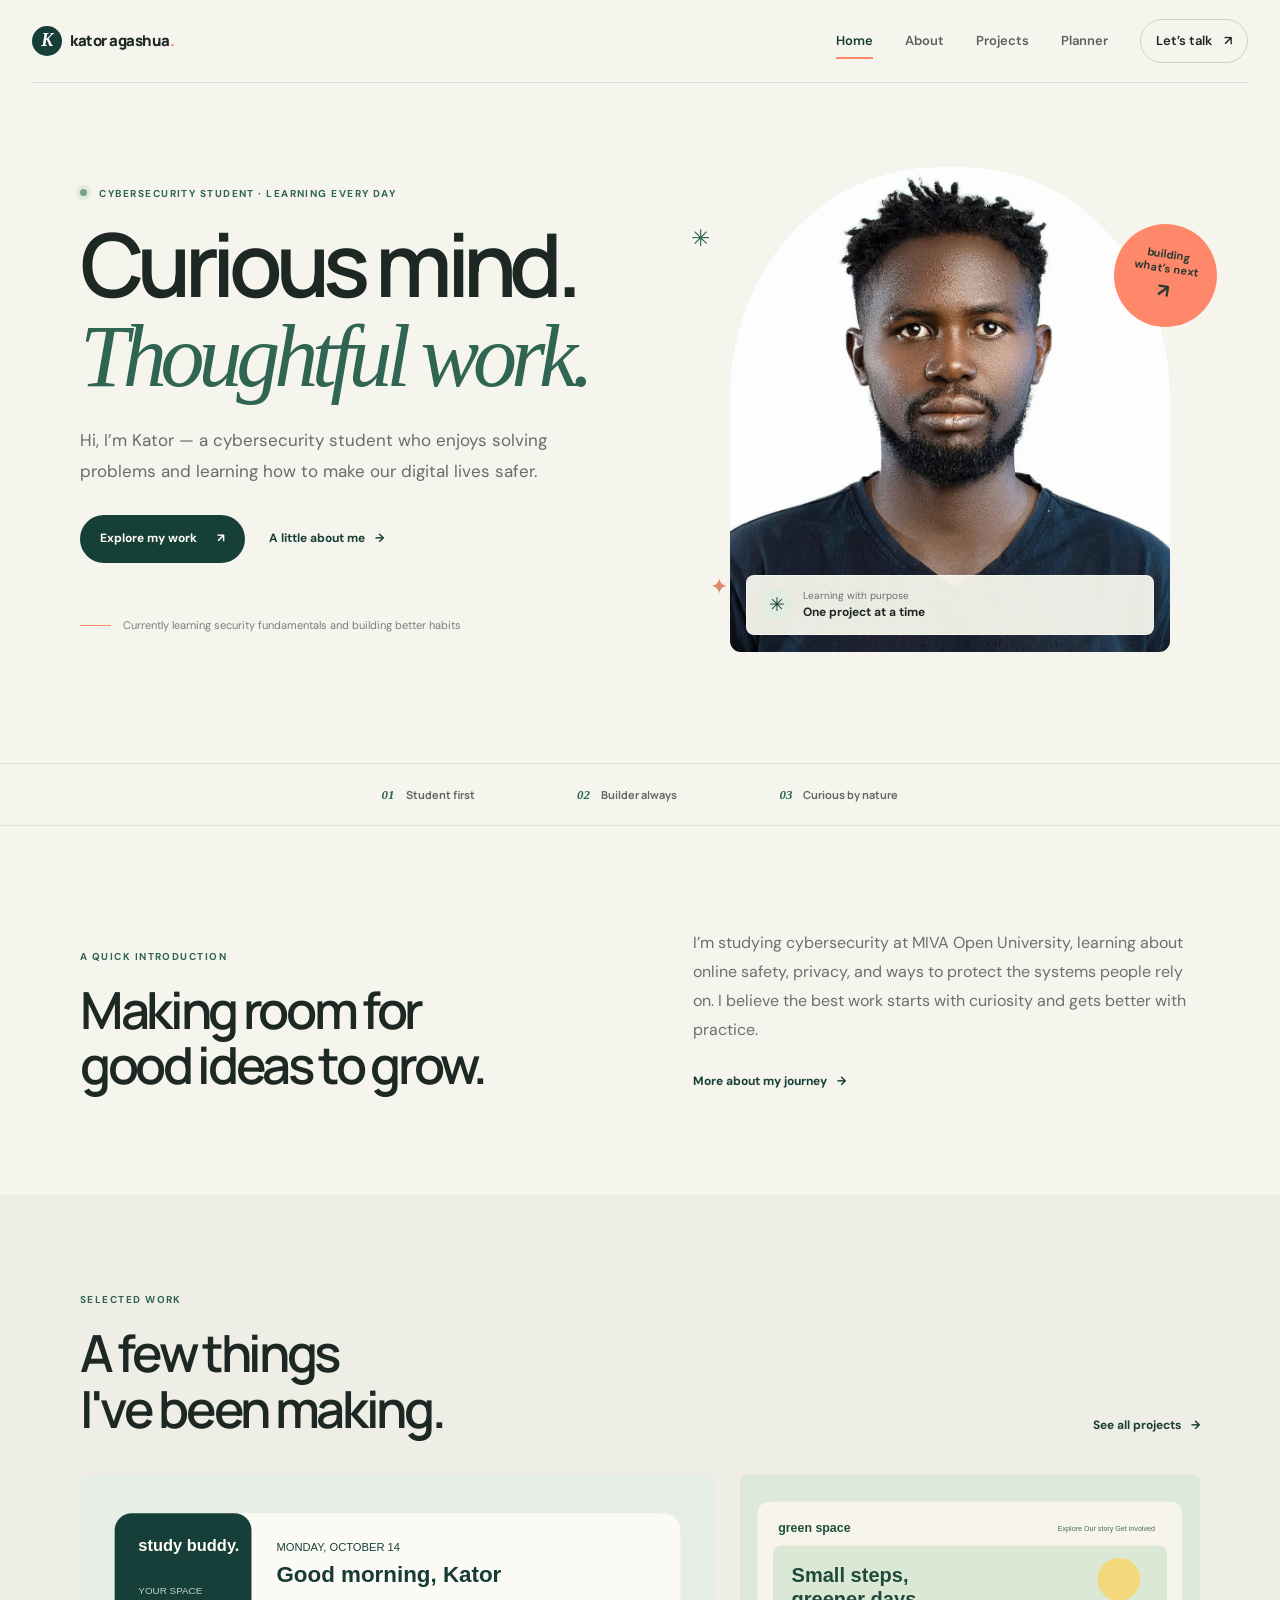
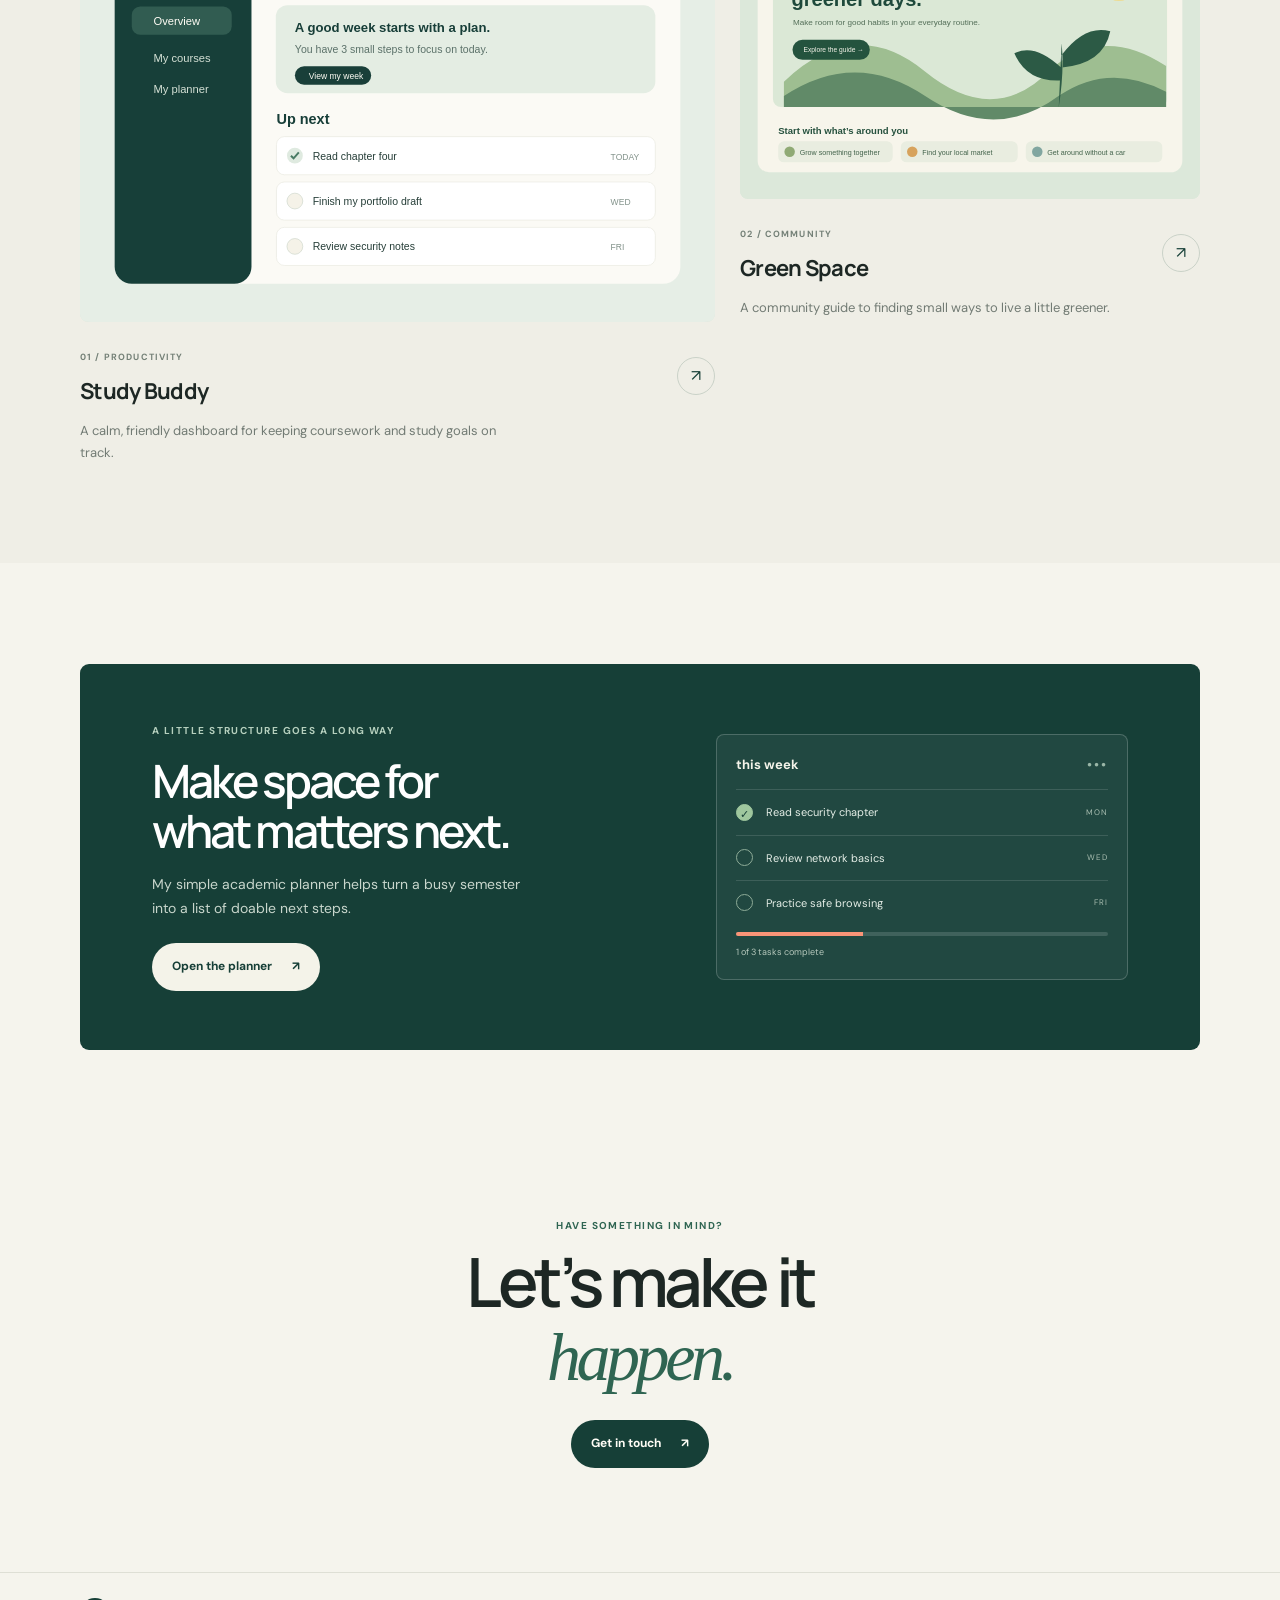
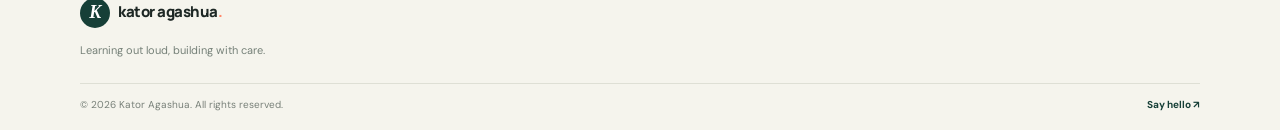
<file: index.html>
<!doctype html>
<html lang="en">
  <head>
    <meta charset="utf-8">
    <meta name="viewport" content="width=device-width, initial-scale=1">
    <meta name="description" content="Meet Kator Agashua, a cybersecurity student learning about privacy and safer digital experiences.">
    <meta name="theme-color" content="#f5f4ed">
    <title>Kator Agashua — Student Portfolio</title>
    <link rel="preconnect" href="https://fonts.googleapis.com">
    <link rel="preconnect" href="https://fonts.gstatic.com" crossorigin>
    <link href="https://fonts.googleapis.com/css2?family=DM+Sans:wght@400;500;600;700&family=Manrope:wght@400;500;600;700;800&display=swap" rel="stylesheet">
    <link rel="stylesheet" href="styles.css">
    <script src="script.js" defer></script>
  </head>
  <body>
    <a class="skip-link" href="#main">Skip to content</a>
    <header class="site-header">
      <a class="wordmark" href="index.html" aria-label="Kator Agashua home"><span class="wordmark-mark">K</span> kator agashua<span class="wordmark-period">.</span></a>
      <button class="menu-toggle" type="button" aria-expanded="false" aria-controls="primary-nav" aria-label="Open navigation menu"><span></span><span></span></button>
      <nav class="site-nav" id="primary-nav" aria-label="Main navigation">
        <a class="nav-link" href="index.html">Home</a><a class="nav-link" href="about.html">About</a><a class="nav-link" href="projects.html">Projects</a><a class="nav-link" href="planner.html">Planner</a><a class="nav-link nav-contact" href="contact.html">Let’s talk <span aria-hidden="true">↗</span></a>
      </nav>
    </header>
    <main id="main">
      <section class="hero section-wrap">
        <div class="hero-copy">
          <p class="eyebrow"><span class="status-dot"></span> Cybersecurity student · Learning every day</p>
          <h1>Curious mind.<br><span class="highlight">Thoughtful work.</span></h1>
          <p class="hero-lede">Hi, I’m Kator — a cybersecurity student who enjoys solving problems and learning how to make our digital lives safer.</p>
          <div class="hero-actions"><a class="button button-dark" href="projects.html">Explore my work <span aria-hidden="true">↗</span></a><a class="text-link" href="about.html">A little about me <span aria-hidden="true">→</span></a></div>
          <div class="hero-note"><span class="note-line"></span><span>Currently learning security fundamentals and building better habits</span></div>
        </div>
        <div class="hero-visual">
          <div class="portrait-frame">
            <img class="portrait-image" src="/assets/kator.jpeg" data-fallback="assets/student-portrait.svg" alt="Portrait of Kator">
            <div class="portrait-caption"><span class="caption-icon" aria-hidden="true">✳</span><span>Learning with purpose<br><strong>One project at a time</strong></span></div>
          </div>
          <div class="hero-sticker" aria-hidden="true"><span>building<br>what’s next</span><span class="sticker-arrow">↗</span></div>
          <span class="hero-sparkle sparkle-one" aria-hidden="true">✳</span><span class="hero-sparkle sparkle-two" aria-hidden="true">✦</span>
        </div>
      </section>

      <section class="intro-strip" aria-label="Portfolio introduction">
        <p><span>01</span> Student first</p><p><span>02</span> Builder always</p><p><span>03</span> Curious by nature</p>
      </section>

      <section class="section-wrap home-about section-space">
        <div class="section-heading"><p class="eyebrow">A quick introduction</p><h2>Making room for<br>good ideas to grow.</h2></div>
        <div class="home-about-copy"><p>I’m studying cybersecurity at MIVA Open University, learning about online safety, privacy, and ways to protect the systems people rely on. I believe the best work starts with curiosity and gets better with practice.</p><a class="text-link" href="about.html">More about my journey <span aria-hidden="true">→</span></a></div>
      </section>

      <section class="featured-section section-space">
        <div class="section-wrap">
          <div class="section-heading heading-row"><div><p class="eyebrow">Selected work</p><h2>A few things<br>I've been making.</h2></div><a class="text-link desktop-link" href="projects.html">See all projects <span aria-hidden="true">→</span></a></div>
          <div class="project-grid">
            <a class="project-card project-card-large" href="projects.html#study-buddy">
              <img src="assets/study-buddy.svg" alt="Study Buddy dashboard project preview" loading="lazy">
              <div class="project-meta"><div><span class="project-category">01 / PRODUCTIVITY</span><h3>Study Buddy</h3></div><span class="round-arrow" aria-hidden="true">↗</span></div>
              <p>A calm, friendly dashboard for keeping coursework and study goals on track.</p>
            </a>
            <a class="project-card" href="projects.html#green-space">
              <img src="assets/green-space.svg" alt="Green Space community project preview" loading="lazy">
              <div class="project-meta"><div><span class="project-category">02 / COMMUNITY</span><h3>Green Space</h3></div><span class="round-arrow" aria-hidden="true">↗</span></div>
              <p>A community guide to finding small ways to live a little greener.</p>
            </a>
          </div>
          <a class="text-link mobile-link" href="projects.html">See all projects <span aria-hidden="true">→</span></a>
        </div>
      </section>

      <section class="planner-callout section-wrap">
        <div><p class="eyebrow">A little structure goes a long way</p><h2>Make space for<br>what matters next.</h2><p>My simple academic planner helps turn a busy semester into a list of doable next steps.</p><a class="button button-light" href="planner.html">Open the planner <span aria-hidden="true">↗</span></a></div>
        <div class="planner-preview" aria-hidden="true"><div class="preview-top"><span>this week</span><span class="preview-dots">•••</span></div><div class="preview-task"><span class="preview-check checked">✓</span><span>Read security chapter</span><small>MON</small></div><div class="preview-task"><span class="preview-check"></span><span>Review network basics</span><small>WED</small></div><div class="preview-task"><span class="preview-check"></span><span>Practice safe browsing</span><small>FRI</small></div><div class="preview-progress"><span></span></div><small class="preview-caption">1 of 3 tasks complete</small></div>
      </section>

      <section class="closing-cta section-wrap"><p class="eyebrow">Have something in mind?</p><h2>Let’s make it<br><span class="highlight">happen.</span></h2><a class="button button-dark" href="contact.html">Get in touch <span aria-hidden="true">↗</span></a></section>
    </main>
    <footer class="site-footer"><a class="wordmark" href="index.html"><span class="wordmark-mark">K</span> kator agashua<span class="wordmark-period">.</span></a><p>Learning out loud, building with care.</p><div class="footer-bottom"><span>© <span data-current-year>2025</span> Kator Agashua. All rights reserved.</span><a href="contact.html">Say hello <span aria-hidden="true">↗</span></a></div></footer>
  </body>
</html>
</file>
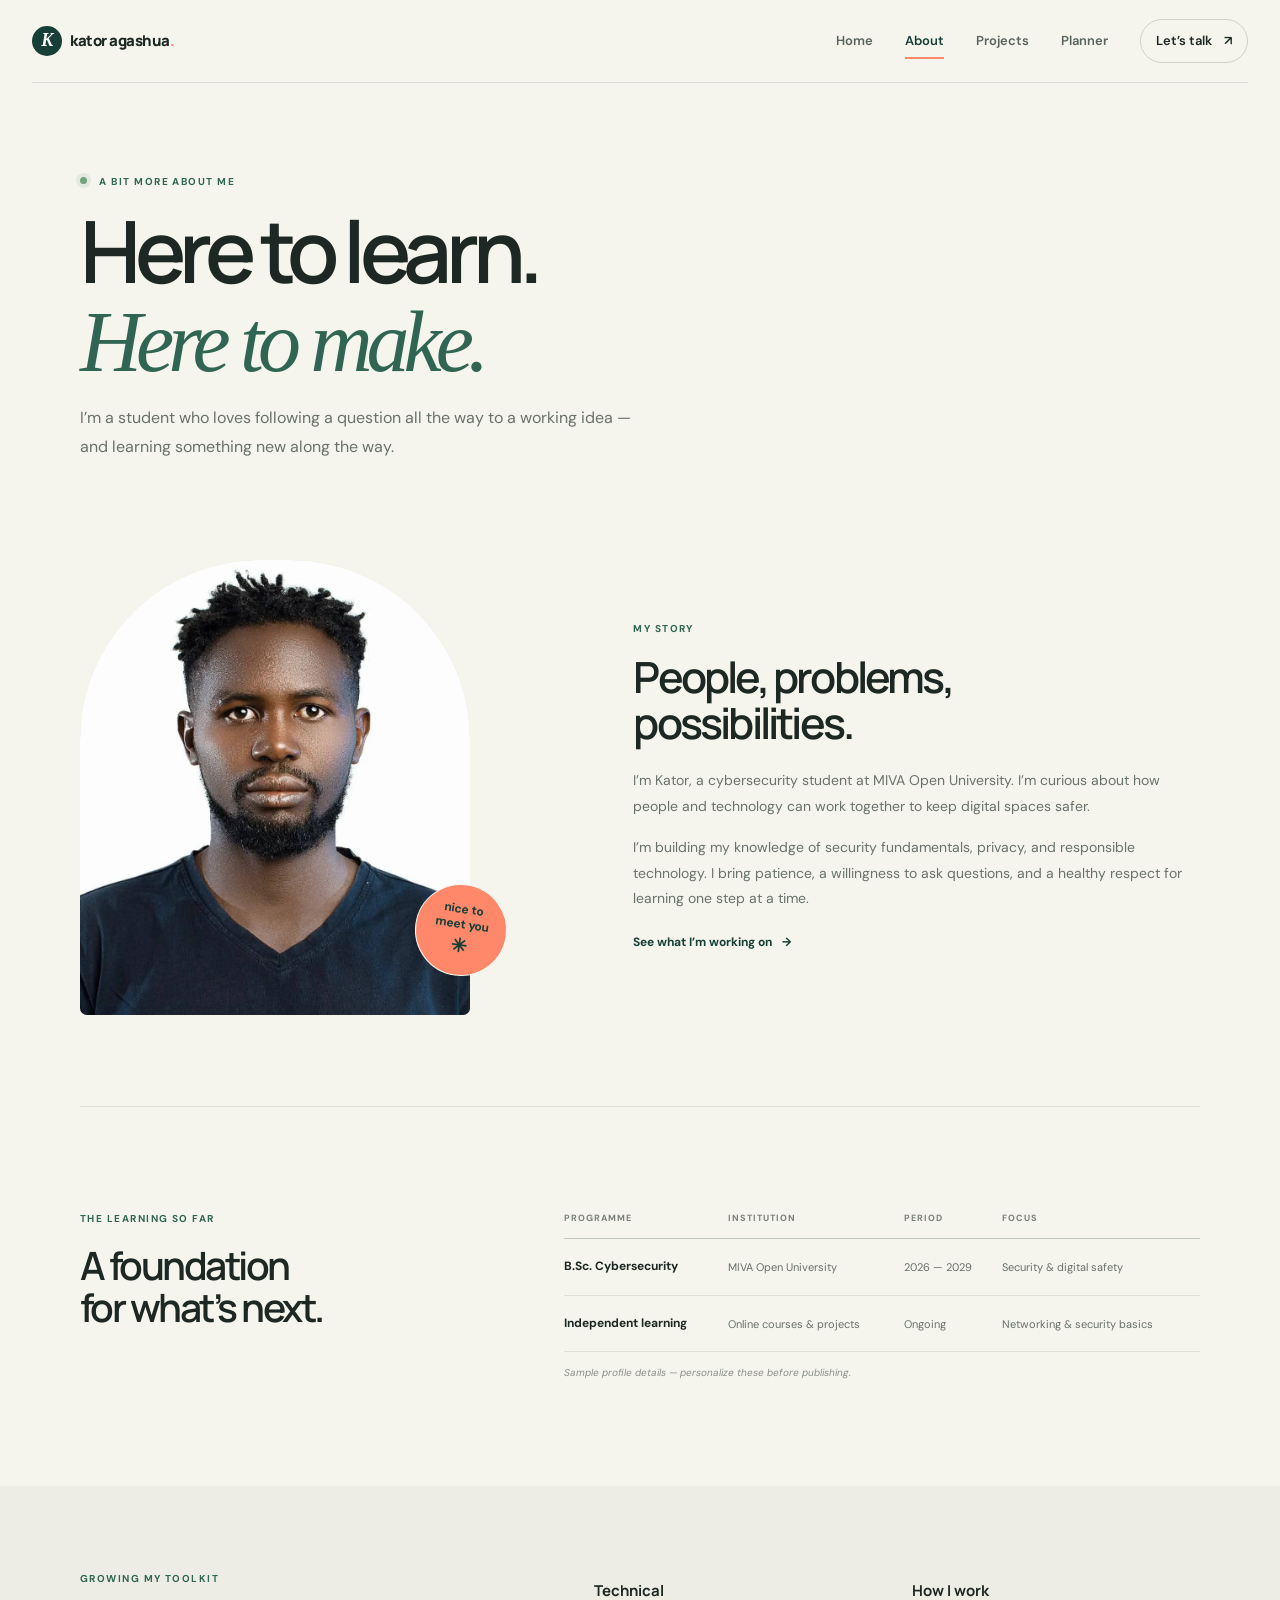
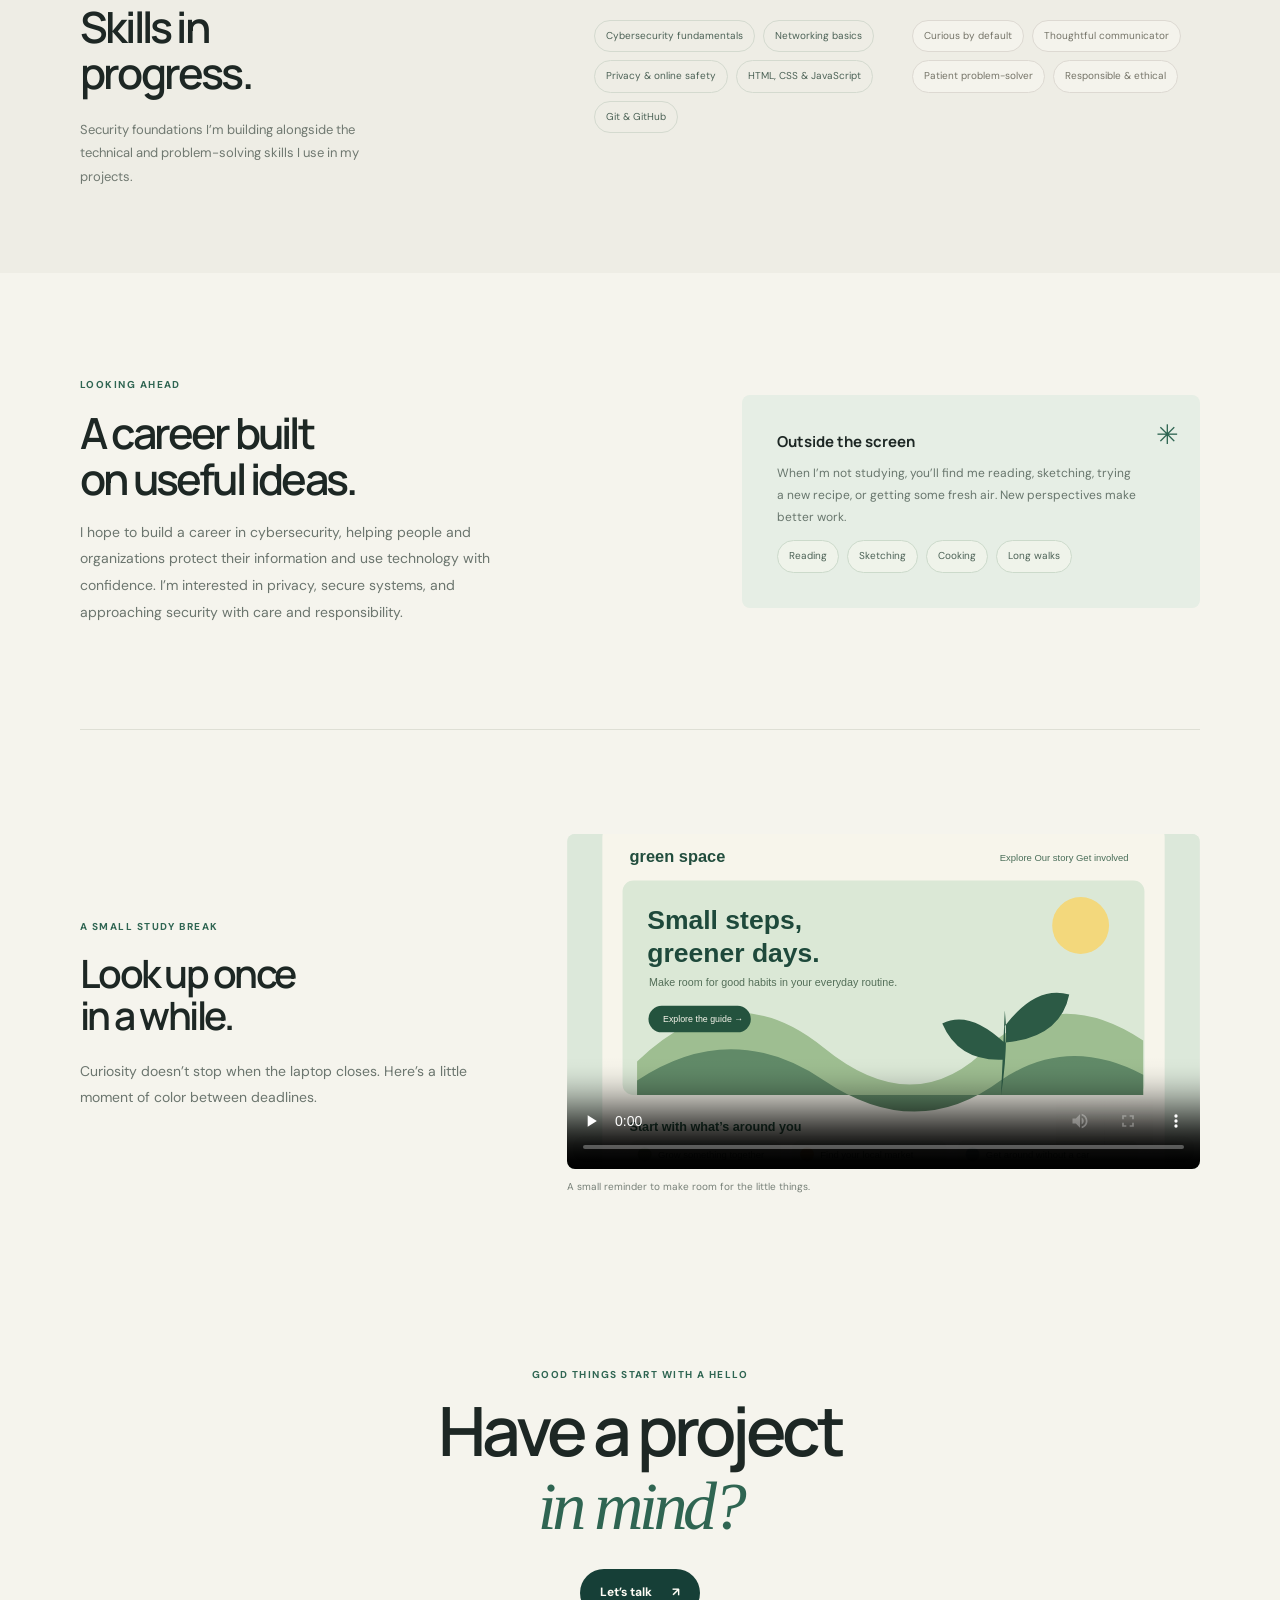
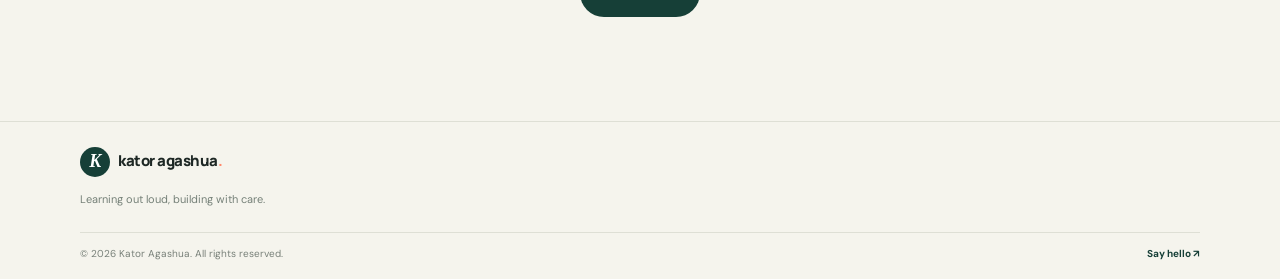
<file: about.html>
<!doctype html>
<html lang="en">
  <head>
    <meta charset="utf-8">
    <meta name="viewport" content="width=device-width, initial-scale=1">
    <meta name="description" content="Get to know Kator Agashua: a cybersecurity student learning about privacy, online safety, and secure digital systems.">
    <meta name="theme-color" content="#f5f4ed">
    <title>About — Kator Agashua</title>
    <link rel="preconnect" href="https://fonts.googleapis.com"><link rel="preconnect" href="https://fonts.gstatic.com" crossorigin>
    <link href="https://fonts.googleapis.com/css2?family=DM+Sans:wght@400;500;600;700&family=Manrope:wght@400;500;600;700;800&display=swap" rel="stylesheet"><link rel="stylesheet" href="styles.css"><script src="script.js" defer></script>
  </head>
  <body>
    <a class="skip-link" href="#main">Skip to content</a>
    <header class="site-header"><a class="wordmark" href="index.html" aria-label="Kator Agashua home"><span class="wordmark-mark">K</span> kator agashua<span class="wordmark-period">.</span></a><button class="menu-toggle" type="button" aria-expanded="false" aria-controls="primary-nav" aria-label="Open navigation menu"><span></span><span></span></button><nav class="site-nav" id="primary-nav" aria-label="Main navigation"><a class="nav-link" href="index.html">Home</a><a class="nav-link" href="about.html">About</a><a class="nav-link" href="projects.html">Projects</a><a class="nav-link" href="planner.html">Planner</a><a class="nav-link nav-contact" href="contact.html">Let’s talk <span aria-hidden="true">↗</span></a></nav></header>
    <main id="main" class="page-main">
      <section class="page-hero section-wrap"><p class="eyebrow"><span class="status-dot"></span> A bit more about me</p><h1>Here to learn.<br><span class="highlight">Here to make.</span></h1><p class="page-intro">I’m a student who loves following a question all the way to a working idea — and learning something new along the way.</p></section>
      <section class="about-story section-wrap">
        <div class="about-photo-wrap"><img class="about-photo" src="./assets/kator.jpeg" data-fallback="assets/student-portrait.svg" alt="Kator smiling outdoors" loading="lazy"><span class="photo-stamp">nice to<br>meet you <b>✳</b></span></div>
        <div class="about-copy"><p class="eyebrow">My story</p><h2>People, problems,<br>possibilities.</h2><p>I’m Kator, a cybersecurity student at MIVA Open University. I’m curious about how people and technology can work together to keep digital spaces safer.</p><p>I’m building my knowledge of security fundamentals, privacy, and responsible technology. I bring patience, a willingness to ask questions, and a healthy respect for learning one step at a time.</p><a class="text-link" href="projects.html">See what I’m working on <span aria-hidden="true">→</span></a></div>
      </section>
      <section class="education-section section-wrap section-space">
        <div class="section-heading"><p class="eyebrow">The learning so far</p><h2>A foundation<br>for what’s next.</h2></div>
        <div class="table-wrap"><table class="data-table"><caption>Education and learning milestones</caption><thead><tr><th scope="col">Programme</th><th scope="col">Institution</th><th scope="col">Period</th><th scope="col">Focus</th></tr></thead><tbody><tr><td><strong>B.Sc. Cybersecurity</strong></td><td>MIVA Open University</td><td>2026 — 2029</td><td>Security &amp; digital safety</td></tr><tr><td><strong>Independent learning</strong></td><td>Online courses &amp; projects</td><td>Ongoing</td><td>Networking &amp; security basics</td></tr></tbody></table><p class="sample-note">Sample profile details — personalize these before publishing.</p></div>
      </section>
      <section class="skills-section"><div class="section-wrap skills-layout"><div><p class="eyebrow">Growing my toolkit</p><h2>Skills in<br>progress.</h2><p class="skills-intro">Security foundations I’m building alongside the technical and problem-solving skills I use in my projects.</p></div><div class="skills-lists"><div class="skill-group"><h3>Technical</h3><ul class="pill-list"><li>Cybersecurity fundamentals</li><li>Networking basics</li><li>Privacy &amp; online safety</li><li>HTML, CSS &amp; JavaScript</li><li>Git &amp; GitHub</li></ul></div><div class="skill-group"><h3>How I work</h3><ul class="pill-list pill-list-soft"><li>Curious by default</li><li>Thoughtful communicator</li><li>Patient problem-solver</li><li>Responsible &amp; ethical</li></ul></div></div></div></section>
      <section class="aspirations section-wrap section-space"><div class="aspirations-copy"><p class="eyebrow">Looking ahead</p><h2>A career built<br>on useful ideas.</h2><p>I hope to build a career in cybersecurity, helping people and organizations protect their information and use technology with confidence. I’m interested in privacy, secure systems, and approaching security with care and responsibility.</p></div><div class="interests-card"><span class="interests-star" aria-hidden="true">✳</span><h3>Outside the screen</h3><p>When I’m not studying, you’ll find me reading, sketching, trying a new recipe, or getting some fresh air. New perspectives make better work.</p><ul class="interest-tags"><li>Reading</li><li>Sketching</li><li>Cooking</li><li>Long walks</li></ul></div></section>
      <section class="media-section section-wrap section-space"><div class="media-copy"><p class="eyebrow">A small study break</p><h2>Look up once<br>in a while.</h2><p>Curiosity doesn’t stop when the laptop closes. Here’s a little moment of color between deadlines.</p></div><figure class="video-card"><video controls preload="none" poster="assets/green-space.svg" aria-label="Short video of a flower opening"><source src="https://interactive-examples.mdn.mozilla.net/media/cc0-videos/flower.mp4" type="video/mp4">Your browser does not support embedded video.</video><figcaption>A small reminder to make room for the little things.</figcaption></figure></section>
      <section class="closing-cta section-wrap"><p class="eyebrow">Good things start with a hello</p><h2>Have a project<br><span class="highlight">in mind?</span></h2><a class="button button-dark" href="contact.html">Let’s talk <span aria-hidden="true">↗</span></a></section>
    </main>
    <footer class="site-footer"><a class="wordmark" href="index.html"><span class="wordmark-mark">K</span> kator agashua<span class="wordmark-period">.</span></a><p>Learning out loud, building with care.</p><div class="footer-bottom"><span>© <span data-current-year>2025</span> Kator Agashua. All rights reserved.</span><a href="contact.html">Say hello <span aria-hidden="true">↗</span></a></div></footer>
  </body>
</html>
</file>
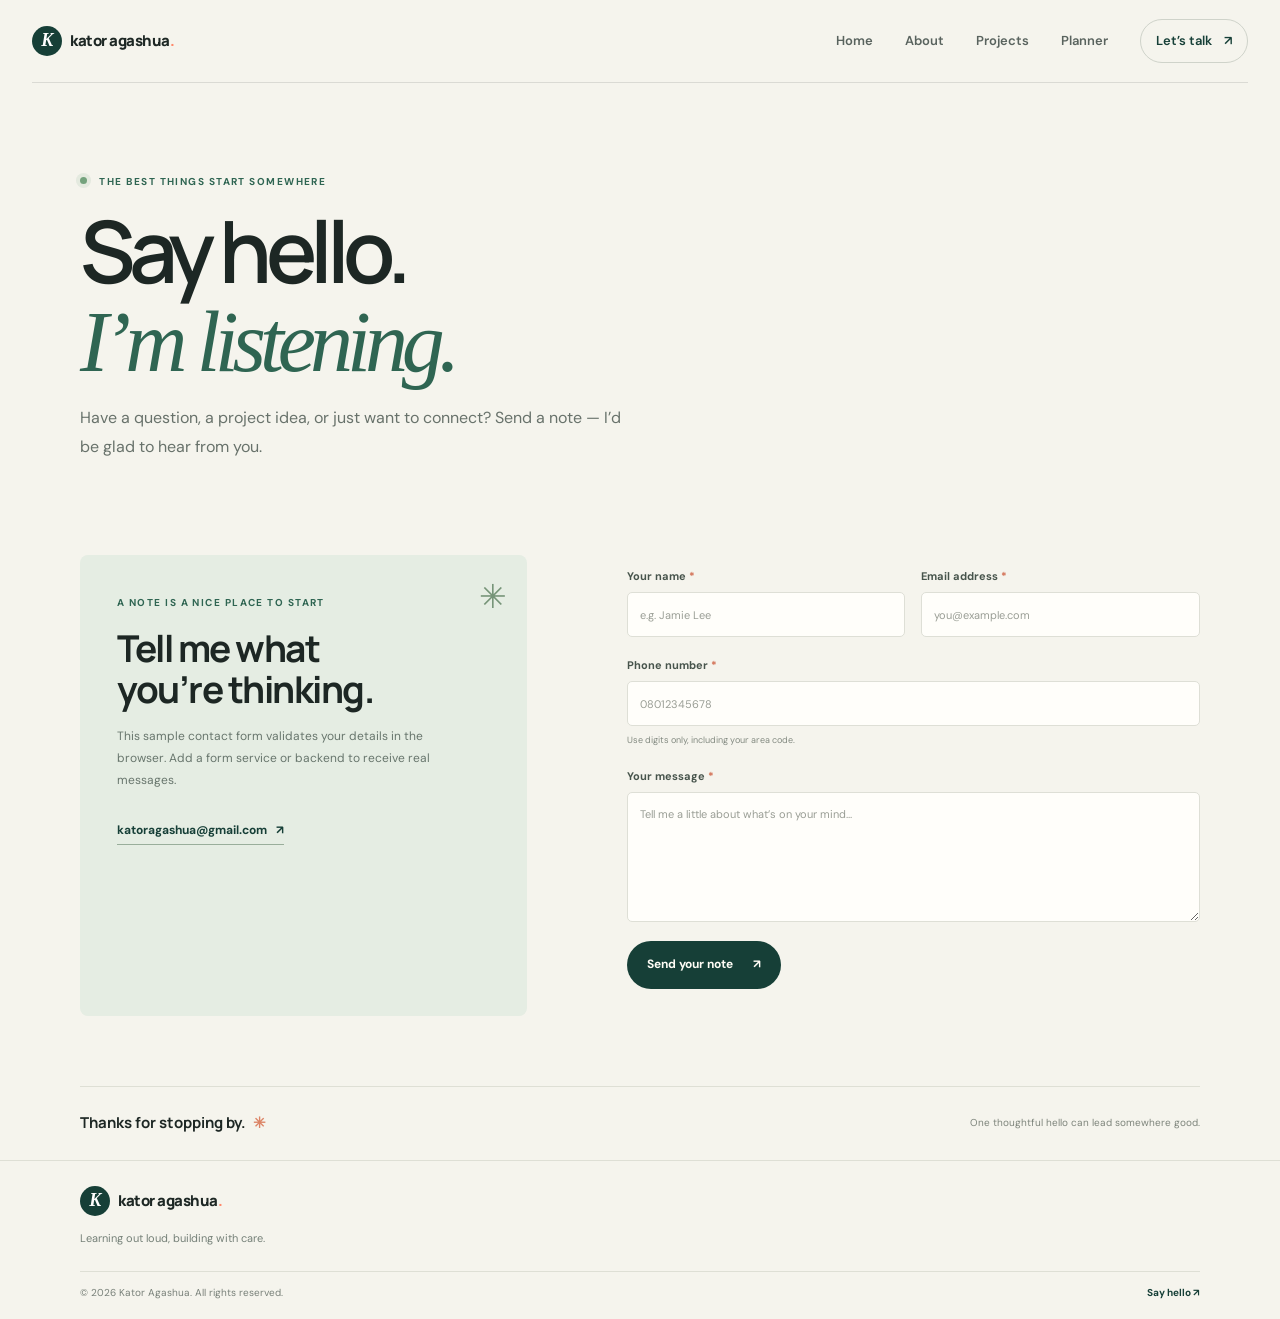
<file: contact.html>
<!doctype html>
<html lang="en">
  <head>
    <meta charset="utf-8"><meta name="viewport" content="width=device-width, initial-scale=1"><meta name="description" content="Contact Kator Agashua to talk about a project, collaboration, or opportunity."><meta name="theme-color" content="#f5f4ed">
    <title>Contact — Kator Agashua</title><link rel="preconnect" href="https://fonts.googleapis.com"><link rel="preconnect" href="https://fonts.gstatic.com" crossorigin><link href="https://fonts.googleapis.com/css2?family=DM+Sans:wght@400;500;600;700&family=Manrope:wght@400;500;600;700;800&display=swap" rel="stylesheet"><link rel="stylesheet" href="styles.css"><script src="script.js" defer></script>
  </head>
  <body>
    <a class="skip-link" href="#main">Skip to content</a>
    <header class="site-header"><a class="wordmark" href="index.html" aria-label="Kator Agashua home"><span class="wordmark-mark">K</span> kator agashua<span class="wordmark-period">.</span></a><button class="menu-toggle" type="button" aria-expanded="false" aria-controls="primary-nav" aria-label="Open navigation menu"><span></span><span></span></button><nav class="site-nav" id="primary-nav" aria-label="Main navigation"><a class="nav-link" href="index.html">Home</a><a class="nav-link" href="about.html">About</a><a class="nav-link" href="projects.html">Projects</a><a class="nav-link" href="planner.html">Planner</a><a class="nav-link nav-contact" href="contact.html">Let’s talk <span aria-hidden="true">↗</span></a></nav></header>
    <main id="main" class="page-main">
      <section class="page-hero section-wrap"><p class="eyebrow"><span class="status-dot"></span> The best things start somewhere</p><h1>Say hello.<br><span class="highlight">I’m listening.</span></h1><p class="page-intro">Have a question, a project idea, or just want to connect? Send a note — I’d be glad to hear from you.</p></section>
      <section class="contact-layout section-wrap">
        <div class="contact-aside"><div class="contact-aside-mark" aria-hidden="true">✳</div><p class="eyebrow">A note is a nice place to start</p><h2>Tell me what<br>you’re thinking.</h2><p>This sample contact form validates your details in the browser. Add a form service or backend to receive real messages.</p><a class="contact-email" href="mailto:katoragashua@gmail.com">katoragashua@gmail.com <span aria-hidden="true">↗</span></a></div>
        <form class="contact-form" id="contact-form" novalidate>
          <div class="form-row"><div class="form-field"><label for="contact-name">Your name <span aria-hidden="true">*</span></label><input id="contact-name" name="name" type="text" placeholder="e.g. Jamie Lee" autocomplete="name" aria-describedby="name-error" required><small class="field-error" id="name-error"></small></div><div class="form-field"><label for="contact-email">Email address <span aria-hidden="true">*</span></label><input id="contact-email" name="email" type="email" placeholder="you@example.com" autocomplete="email" aria-describedby="email-error" required><small class="field-error" id="email-error"></small></div></div>
          <div class="form-field"><label for="contact-phone">Phone number <span aria-hidden="true">*</span></label><input id="contact-phone" name="phone" type="tel" placeholder="08012345678" inputmode="numeric" autocomplete="tel" aria-describedby="phone-hint phone-error" required><small class="field-hint" id="phone-hint">Use digits only, including your area code.</small><small class="field-error" id="phone-error"></small></div>
          <div class="form-field"><label for="contact-message">Your message <span aria-hidden="true">*</span></label><textarea id="contact-message" name="message" rows="5" placeholder="Tell me a little about what’s on your mind..." aria-describedby="message-error" required></textarea><small class="field-error" id="message-error"></small></div>
          <button class="button button-dark form-submit" type="submit">Send your note <span aria-hidden="true">↗</span></button><p class="form-status" id="form-status" role="status" aria-live="polite"></p>
        </form>
      </section>
      <section class="contact-bottom section-wrap"><p>Thanks for stopping by. <span aria-hidden="true">✳</span></p><span>One thoughtful hello can lead somewhere good.</span></section>
    </main>
    <footer class="site-footer"><a class="wordmark" href="index.html"><span class="wordmark-mark">K</span> kator agashua<span class="wordmark-period">.</span></a><p>Learning out loud, building with care.</p><div class="footer-bottom"><span>© <span data-current-year>2025</span> Kator Agashua. All rights reserved.</span><a href="contact.html">Say hello <span aria-hidden="true">↗</span></a></div></footer>
  </body>
</html>
</file>
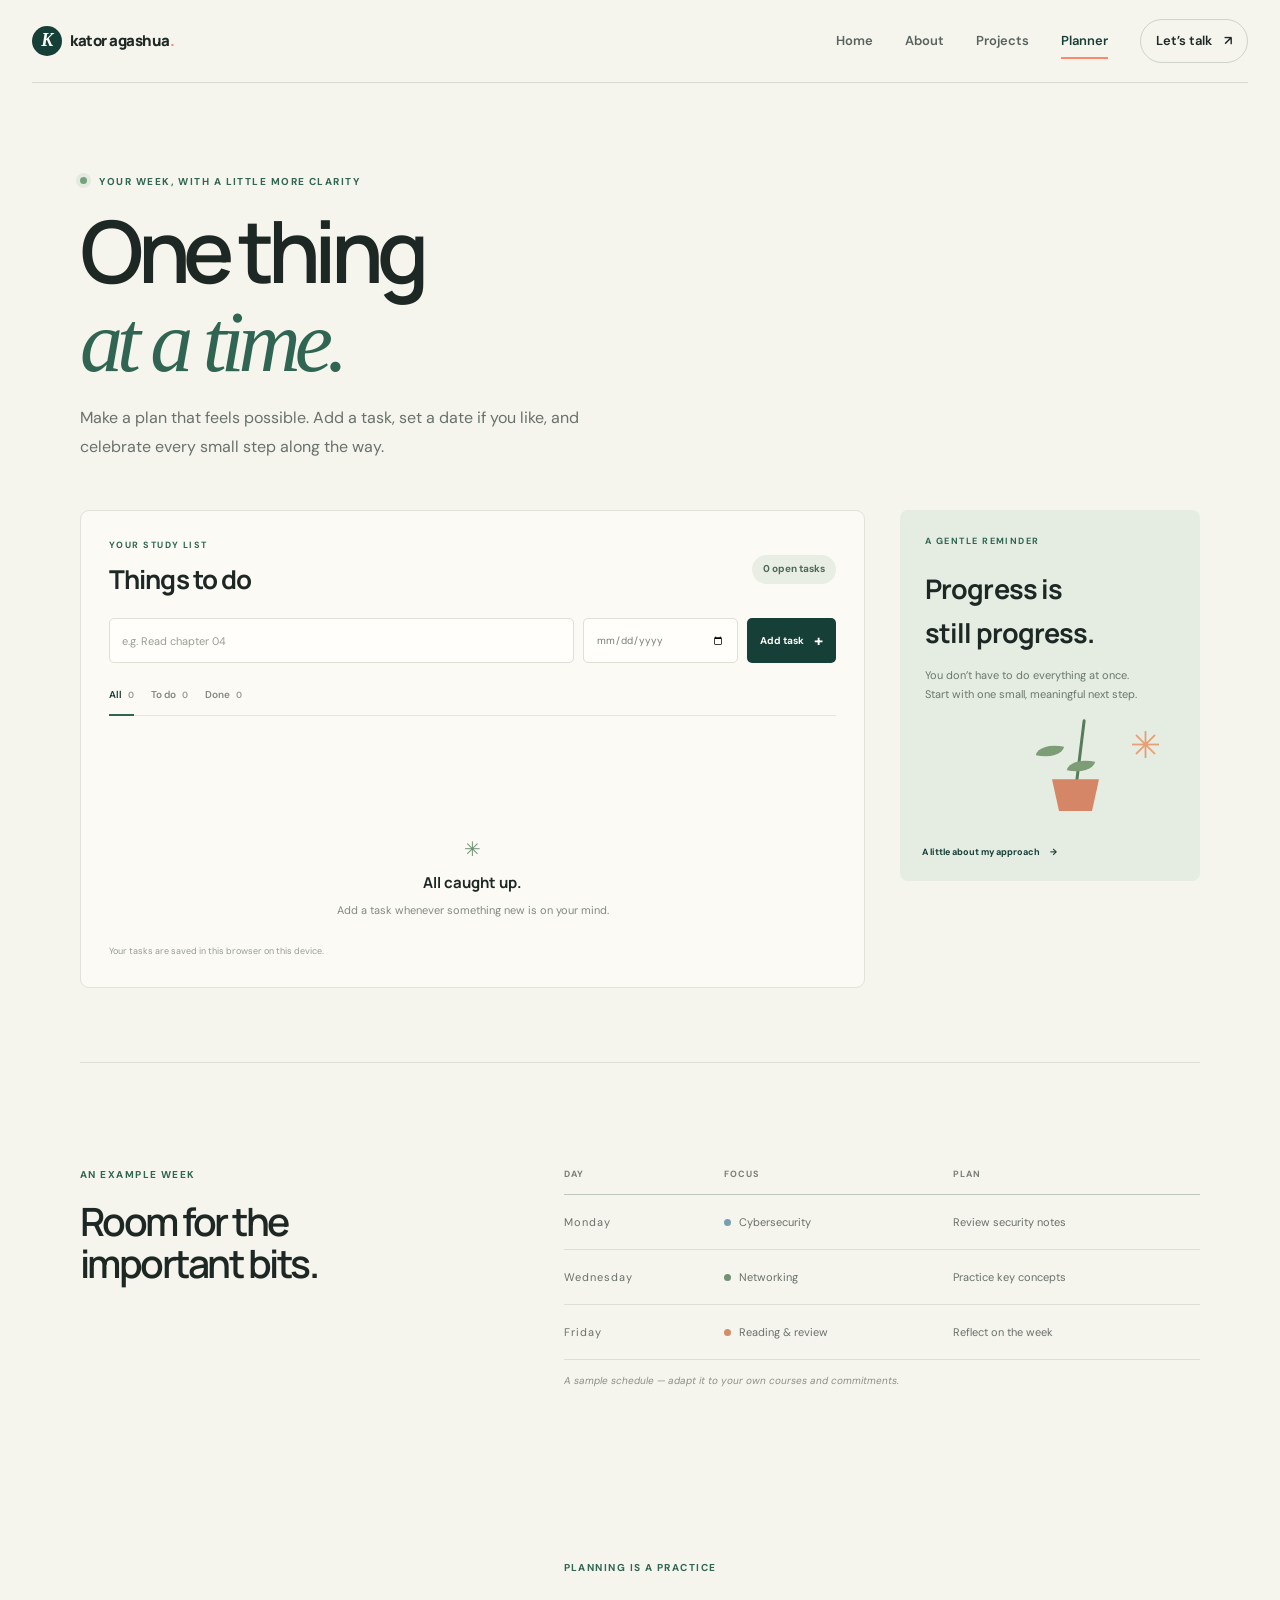
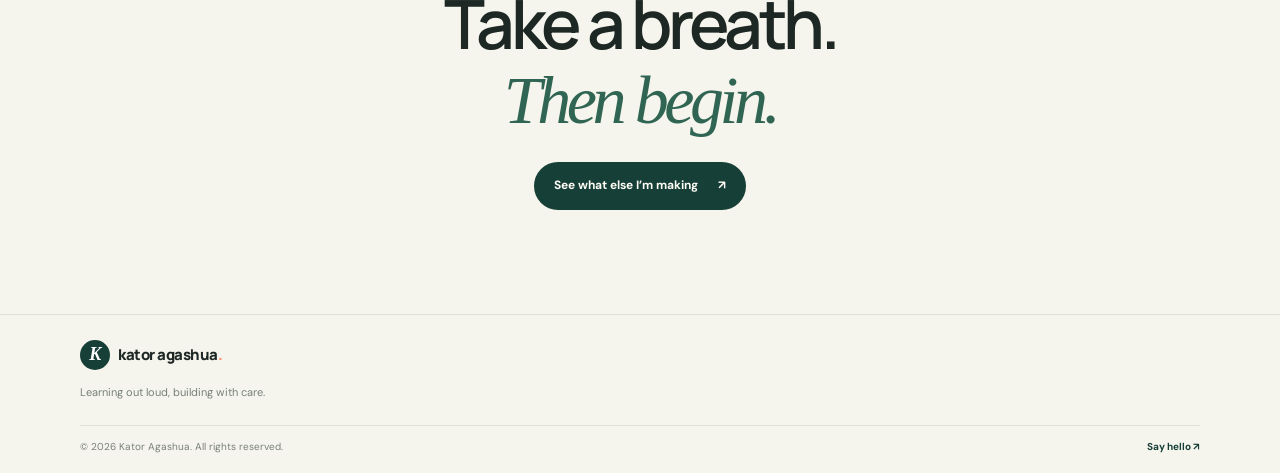
<file: planner.html>
<!doctype html>
<html lang="en">
  <head>
    <meta charset="utf-8"><meta name="viewport" content="width=device-width, initial-scale=1"><meta name="description" content="Plan your coursework, add tasks, and keep track of your academic week with Kator Agashua's interactive planner."><meta name="theme-color" content="#f5f4ed">
    <title>Academic Planner — Kator Agashua</title><link rel="preconnect" href="https://fonts.googleapis.com"><link rel="preconnect" href="https://fonts.gstatic.com" crossorigin><link href="https://fonts.googleapis.com/css2?family=DM+Sans:wght@400;500;600;700&family=Manrope:wght@400;500;600;700;800&display=swap" rel="stylesheet"><link rel="stylesheet" href="styles.css"><script src="script.js" defer></script>
  </head>
  <body>
    <a class="skip-link" href="#main">Skip to content</a>
    <header class="site-header"><a class="wordmark" href="index.html" aria-label="Kator Agashua home"><span class="wordmark-mark">K</span> kator agashua<span class="wordmark-period">.</span></a><button class="menu-toggle" type="button" aria-expanded="false" aria-controls="primary-nav" aria-label="Open navigation menu"><span></span><span></span></button><nav class="site-nav" id="primary-nav" aria-label="Main navigation"><a class="nav-link" href="index.html">Home</a><a class="nav-link" href="about.html">About</a><a class="nav-link" href="projects.html">Projects</a><a class="nav-link" href="planner.html">Planner</a><a class="nav-link nav-contact" href="contact.html">Let’s talk <span aria-hidden="true">↗</span></a></nav></header>
    <main id="main" class="page-main">
      <section class="page-hero section-wrap planner-page-hero"><p class="eyebrow"><span class="status-dot"></span> YOUR WEEK, WITH A LITTLE MORE CLARITY</p><h1>One thing<br><span class="highlight">at a time.</span></h1><p class="page-intro">Make a plan that feels possible. Add a task, set a date if you like, and celebrate every small step along the way.</p></section>
      <section class="planner-layout section-wrap">
        <div class="task-panel">
          <div class="task-panel-heading"><div><p class="eyebrow">YOUR STUDY LIST</p><h2>Things to do</h2></div><span class="task-count" id="task-count" aria-live="polite">0 open</span></div>
          <form class="task-form" id="task-form"><label class="sr-only" for="task-title">Add a task</label><input id="task-title" name="task" type="text" maxlength="100" placeholder="e.g. Read chapter 04" required autocomplete="off"><label class="sr-only" for="task-due">Due date (optional)</label><input id="task-due" name="due" type="date" aria-label="Due date (optional)"><button class="button button-dark add-task-button" type="submit">Add task <span aria-hidden="true">+</span></button></form>
          <div class="task-filters" role="group" aria-label="Filter tasks"><button type="button" class="filter-button is-active" data-filter="all" aria-pressed="true">All <span data-filter-count="all">0</span></button><button type="button" class="filter-button" data-filter="active" aria-pressed="false">To do <span data-filter-count="active">0</span></button><button type="button" class="filter-button" data-filter="completed" aria-pressed="false">Done <span data-filter-count="completed">0</span></button></div>
          <ul class="task-list" id="task-list" aria-live="polite" aria-label="Academic tasks"></ul>
          <div class="task-empty" id="task-empty" hidden><span aria-hidden="true">✳</span><h3>All caught up.</h3><p>Add a task whenever something new is on your mind.</p></div>
          <p class="planner-footnote">Your tasks are saved in this browser on this device.</p>
        </div>
        <aside class="week-panel"><p class="eyebrow">A gentle reminder</p><h2>Progress is<br>still progress.</h2><p>You don’t have to do everything at once. Start with one small, meaningful next step.</p><div class="week-illustration" aria-hidden="true"><span class="sun-shape">✳</span><span class="plant-stem"></span><span class="plant-leaf leaf-left"></span><span class="plant-leaf leaf-right"></span><span class="plant-pot"></span></div><a class="text-link" href="about.html">A little about my approach <span aria-hidden="true">→</span></a></aside>
      </section>
      <section class="schedule-section section-wrap section-space"><div class="section-heading"><p class="eyebrow">An example week</p><h2>Room for the<br>important bits.</h2></div><div class="table-wrap"><table class="data-table schedule-table"><caption>Sample weekly study schedule</caption><thead><tr><th scope="col">Day</th><th scope="col">Focus</th><th scope="col">Plan</th></tr></thead><tbody><tr><th scope="row">Monday</th><td><span class="schedule-dot dot-blue"></span> Cybersecurity</td><td>Review security notes</td></tr><tr><th scope="row">Wednesday</th><td><span class="schedule-dot dot-green"></span> Networking</td><td>Practice key concepts</td></tr><tr><th scope="row">Friday</th><td><span class="schedule-dot dot-orange"></span> Reading &amp; review</td><td>Reflect on the week</td></tr></tbody></table><p class="sample-note">A sample schedule — adapt it to your own courses and commitments.</p></div></section>
      <section class="closing-cta section-wrap"><p class="eyebrow">Planning is a practice</p><h2>Take a breath.<br><span class="highlight">Then begin.</span></h2><a class="button button-dark" href="projects.html">See what else I’m making <span aria-hidden="true">↗</span></a></section>
    </main>
    <footer class="site-footer"><a class="wordmark" href="index.html"><span class="wordmark-mark">K</span> kator agashua<span class="wordmark-period">.</span></a><p>Learning out loud, building with care.</p><div class="footer-bottom"><span>© <span data-current-year>2025</span> Kator Agashua. All rights reserved.</span><a href="contact.html">Say hello <span aria-hidden="true">↗</span></a></div></footer>
  </body>
</html>
</file>
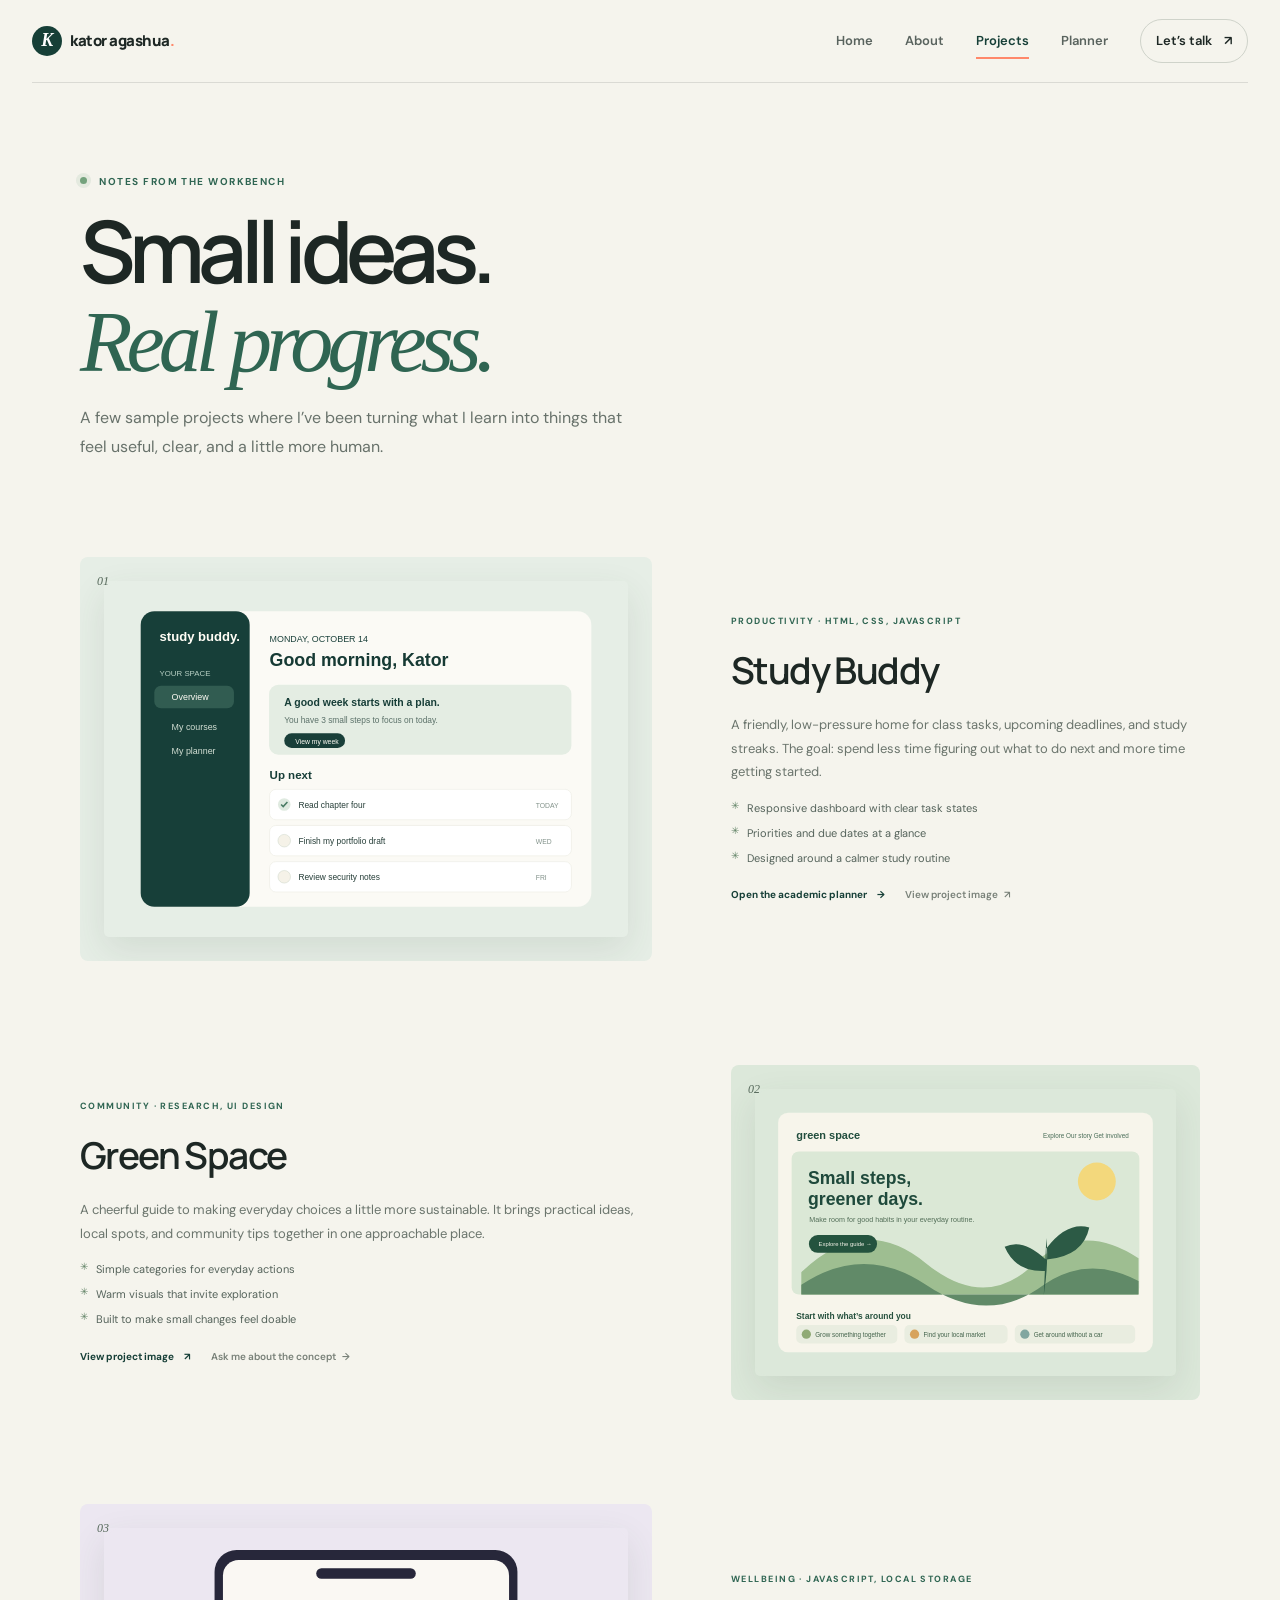
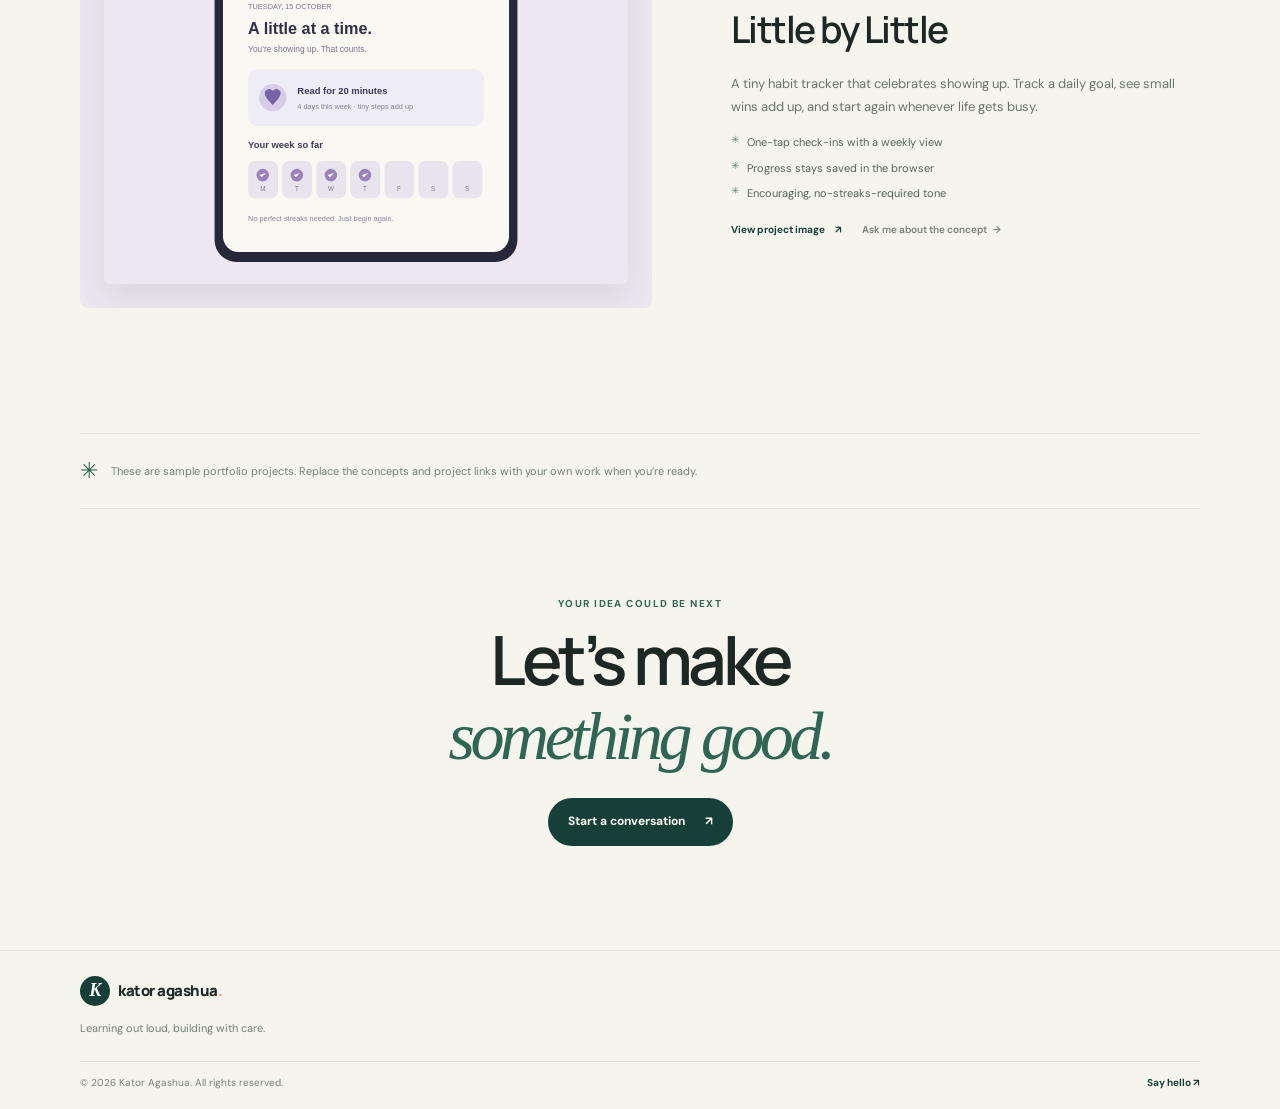
<file: projects.html>
<!doctype html>
<html lang="en">
  <head>
    <meta charset="utf-8"><meta name="viewport" content="width=device-width, initial-scale=1"><meta name="description" content="Explore student projects by Kator Agashua, from a study planner to a community sustainability guide."><meta name="theme-color" content="#f5f4ed">
    <title>Projects — Kator Agashua</title><link rel="preconnect" href="https://fonts.googleapis.com"><link rel="preconnect" href="https://fonts.gstatic.com" crossorigin><link href="https://fonts.googleapis.com/css2?family=DM+Sans:wght@400;500;600;700&family=Manrope:wght@400;500;600;700;800&display=swap" rel="stylesheet"><link rel="stylesheet" href="styles.css"><script src="script.js" defer></script>
  </head>
  <body>
    <a class="skip-link" href="#main">Skip to content</a>
    <header class="site-header"><a class="wordmark" href="index.html" aria-label="Kator Agashua home"><span class="wordmark-mark">K</span> kator agashua<span class="wordmark-period">.</span></a><button class="menu-toggle" type="button" aria-expanded="false" aria-controls="primary-nav" aria-label="Open navigation menu"><span></span><span></span></button><nav class="site-nav" id="primary-nav" aria-label="Main navigation"><a class="nav-link" href="index.html">Home</a><a class="nav-link" href="about.html">About</a><a class="nav-link" href="projects.html">Projects</a><a class="nav-link" href="planner.html">Planner</a><a class="nav-link nav-contact" href="contact.html">Let’s talk <span aria-hidden="true">↗</span></a></nav></header>
    <main id="main" class="page-main">
      <section class="page-hero section-wrap"><p class="eyebrow"><span class="status-dot"></span> Notes from the workbench</p><h1>Small ideas.<br><span class="highlight">Real progress.</span></h1><p class="page-intro">A few sample projects where I’ve been turning what I learn into things that feel useful, clear, and a little more human.</p></section>
      <section class="projects-list section-wrap">
        <article class="project-detail" id="study-buddy"><div class="detail-image image-cream"><img src="assets/study-buddy.svg" alt="Preview of the Study Buddy academic planner dashboard" loading="lazy"><span class="detail-number">01</span></div><div class="detail-copy"><p class="eyebrow">PRODUCTIVITY · HTML, CSS, JAVASCRIPT</p><h2>Study Buddy</h2><p>A friendly, low-pressure home for class tasks, upcoming deadlines, and study streaks. The goal: spend less time figuring out what to do next and more time getting started.</p><ul class="project-highlights"><li>Responsive dashboard with clear task states</li><li>Priorities and due dates at a glance</li><li>Designed around a calmer study routine</li></ul><div class="project-links"><a class="text-link" href="planner.html">Open the academic planner <span aria-hidden="true">→</span></a><a class="project-secondary-link" href="assets/study-buddy.svg" target="_blank" rel="noreferrer">View project image <span aria-hidden="true">↗</span></a></div></div></article>
        <article class="project-detail project-detail-reverse" id="green-space"><div class="detail-image image-green"><img src="assets/green-space.svg" alt="Preview of the Green Space sustainability guide" loading="lazy"><span class="detail-number">02</span></div><div class="detail-copy"><p class="eyebrow">COMMUNITY · RESEARCH, UI DESIGN</p><h2>Green Space</h2><p>A cheerful guide to making everyday choices a little more sustainable. It brings practical ideas, local spots, and community tips together in one approachable place.</p><ul class="project-highlights"><li>Simple categories for everyday actions</li><li>Warm visuals that invite exploration</li><li>Built to make small changes feel doable</li></ul><div class="project-links"><a class="text-link" href="assets/green-space.svg" target="_blank" rel="noreferrer">View project image <span aria-hidden="true">↗</span></a><a class="project-secondary-link" href="contact.html">Ask me about the concept <span aria-hidden="true">→</span></a></div></div></article>
        <article class="project-detail" id="little-by-little"><div class="detail-image image-lilac"><img src="assets/little-by-little.svg" alt="Preview of the Little by Little habit tracker" loading="lazy"><span class="detail-number">03</span></div><div class="detail-copy"><p class="eyebrow">WELLBEING · JAVASCRIPT, LOCAL STORAGE</p><h2>Little by Little</h2><p>A tiny habit tracker that celebrates showing up. Track a daily goal, see small wins add up, and start again whenever life gets busy.</p><ul class="project-highlights"><li>One-tap check-ins with a weekly view</li><li>Progress stays saved in the browser</li><li>Encouraging, no-streaks-required tone</li></ul><div class="project-links"><a class="text-link" href="assets/little-by-little.svg" target="_blank" rel="noreferrer">View project image <span aria-hidden="true">↗</span></a><a class="project-secondary-link" href="contact.html">Ask me about the concept <span aria-hidden="true">→</span></a></div></div></article>
      </section>
      <section class="project-note section-wrap"><span aria-hidden="true">✳</span><p>These are sample portfolio projects. Replace the concepts and project links with your own work when you’re ready.</p></section>
      <section class="closing-cta section-wrap"><p class="eyebrow">Your idea could be next</p><h2>Let’s make<br><span class="highlight">something good.</span></h2><a class="button button-dark" href="contact.html">Start a conversation <span aria-hidden="true">↗</span></a></section>
    </main>
    <footer class="site-footer"><a class="wordmark" href="index.html"><span class="wordmark-mark">K</span> kator agashua<span class="wordmark-period">.</span></a><p>Learning out loud, building with care.</p><div class="footer-bottom"><span>© <span data-current-year>2025</span> Kator Agashua. All rights reserved.</span><a href="contact.html">Say hello <span aria-hidden="true">↗</span></a></div></footer>
  </body>
</html>
</file>
<file: styles.css>
:root {
  color-scheme: light;
  --paper: #f5f4ed;
  --paper-dark: #eeede4;
  --ink: #1d2724;
  --muted: #727b74;
  --green: #163f37;
  --green-mid: #2f6552;
  --mint: #dce7dc;
  --coral: #ff886a;
  --line: #dedfd5;
  --serif: Georgia, "Times New Roman", serif;
  --sans: "DM Sans", "Segoe UI", sans-serif;
  --display: "Manrope", "DM Sans", sans-serif;
}

* { box-sizing: border-box; }
html { scroll-behavior: smooth; }
body { margin: 0; background: var(--paper); color: var(--ink); font-family: var(--sans); font-size: 15px; line-height: 1.65; -webkit-font-smoothing: antialiased; }
img, video { display: block; max-width: 100%; }
a { color: inherit; text-decoration: none; }
button, input, textarea { font: inherit; }
button, a { -webkit-tap-highlight-color: transparent; }
::selection { color: var(--ink); background: #c9dbc9; }
:focus-visible { outline: 3px solid #d45d40; outline-offset: 4px; }
.skip-link { position: absolute; z-index: 20; top: 10px; left: 10px; transform: translateY(-160%); border-radius: 6px; background: white; padding: 10px 16px; }
.skip-link:focus { transform: translateY(0); }
.sr-only { position: absolute; width: 1px; height: 1px; padding: 0; margin: -1px; overflow: hidden; clip: rect(0,0,0,0); white-space: nowrap; border: 0; }
.section-wrap { width: min(1120px, calc(100% - 64px)); margin-inline: auto; }
.section-space { padding-block: 104px; }
.site-header { position: relative; z-index: 5; display: flex; align-items: center; justify-content: space-between; width: min(1240px, calc(100% - 64px)); min-height: 83px; margin-inline: auto; border-bottom: 1px solid rgba(29,39,36,.12); }
.wordmark { display: inline-flex; align-items: center; gap: 8px; font-family: var(--display); font-size: 15px; font-weight: 800; letter-spacing: -.5px; }
.wordmark-mark { display: grid; width: 30px; height: 30px; place-items: center; border-radius: 50%; background: var(--green); color: white; font-family: var(--serif); font-size: 18px; font-style: italic; }
.wordmark-period { margin-left: -8px; color: var(--coral); }
.site-nav { display: flex; align-items: center; gap: 32px; }
.nav-link { position: relative; color: #59635e; font-size: 13px; font-weight: 600; transition: color .2s ease; }
.nav-link:hover, .nav-link[aria-current="page"] { color: var(--green); }
.nav-link[aria-current="page"]::after { position: absolute; right: 0; bottom: -7px; left: 0; height: 2px; background: var(--coral); content: ""; }
.nav-contact { display: inline-flex; align-items: center; gap: 12px; border: 1px solid #cfd3ca; border-radius: 30px; padding: 10px 15px; color: var(--ink); }
.nav-contact::after { display: none; }
.nav-contact:hover { border-color: var(--green); background: var(--green); color: white; }
.menu-toggle { display: none; }
.hero { display: grid; grid-template-columns: 1.07fr .93fr; align-items: center; gap: 40px; padding-block: 64px 90px; }
.hero-copy { position: relative; z-index: 1; padding-block: 24px; }
.eyebrow { margin: 0 0 18px; color: var(--green-mid); font-size: 10px; font-weight: 700; letter-spacing: 1.45px; line-height: 1.5; text-transform: uppercase; }
.status-dot { display: inline-block; width: 7px; height: 7px; margin: 0 9px 1px 0; border-radius: 50%; background: #74a27d; box-shadow: 0 0 0 4px #74a27d20; }
h1, h2, h3, p { margin-top: 0; }
h1, h2, h3 { font-family: var(--display); }
h1 { margin-bottom: 23px; font-size: clamp(52px, 7vw, 88px); font-weight: 600; letter-spacing: -.075em; line-height: 1.02; }
h1 .highlight { color: var(--green-mid); font-family: var(--serif); font-weight: 400; font-style: italic; letter-spacing: -.07em; }
.hero-lede { max-width: 475px; margin-bottom: 29px; color: #656f68; font-size: 17px; line-height: 1.8; }
.hero-actions, .project-links { display: flex; align-items: center; gap: 24px; }
.button { display: inline-flex; align-items: center; justify-content: center; gap: 20px; min-height: 48px; border: 0; border-radius: 28px; padding: 13px 20px; font-size: 12px; font-weight: 700; transition: transform .2s ease, background .2s ease; }
.button:hover { transform: translateY(-2px); }
.button-dark { background: var(--green); color: #fffdf6; }
.button-dark:hover { background: #245649; }
.button-light { background: #f4f3e9; color: var(--green); }
.button-light:hover { background: white; }
.text-link { display: inline-flex; align-items: center; gap: 10px; color: var(--green); font-size: 12px; font-weight: 700; }
.text-link span, .nav-contact span, .project-secondary-link span { transition: transform .2s ease; }
.text-link:hover span, .nav-contact:hover span, .project-secondary-link:hover span { transform: translate(3px, -2px); }
.hero-note { display: flex; align-items: center; gap: 12px; margin-top: 53px; color: #788078; font-size: 11px; }
.note-line { width: 31px; height: 1px; background: var(--coral); }
.hero-visual { position: relative; justify-self: end; width: min(100%, 470px); padding: 20px 30px 21px 0; }
.portrait-frame { position: relative; width: 100%; height: 485px; overflow: hidden; border-radius: 47% 47% 11px 11px; background: #e4dccd; }
.portrait-image { width: 100%; height: 100%; object-fit: cover; object-position: center 36%; }
.portrait-caption { position: absolute; right: 16px; bottom: 17px; left: 16px; display: flex; align-items: center; gap: 11px; border: 1px solid #ffffff70; border-radius: 8px; background: #fbfaf1ed; padding: 12px 14px; color: #66716a; font-size: 10px; line-height: 1.55; }
.portrait-caption strong { color: var(--ink); font-size: 12px; }
.caption-icon { display: grid; width: 31px; height: 31px; place-items: center; border-radius: 50%; background: #e1ebe0; color: var(--green); font-size: 19px; }
.hero-sticker { position: absolute; top: 77px; right: -17px; display: flex; width: 103px; height: 103px; flex-direction: column; align-items: center; justify-content: center; transform: rotate(9deg); border-radius: 50%; background: var(--coral); color: #263a33; font-size: 11px; font-weight: 700; line-height: 1.3; text-align: center; }
.sticker-arrow { margin-top: 4px; font-size: 19px; }
.hero-sparkle { position: absolute; color: var(--green-mid); }
.sparkle-one { top: 73px; left: -39px; font-size: 23px; }
.sparkle-two { bottom: 68px; left: -20px; color: #df896c; font-size: 22px; }
.intro-strip { display: flex; justify-content: center; gap: clamp(28px, 8vw, 125px); border-block: 1px solid var(--line); padding: 20px 22px; }
.intro-strip p { margin: 0; color: #606a63; font-family: var(--display); font-size: 11px; font-weight: 700; }
.intro-strip span { margin-right: 9px; color: var(--green-mid); font-family: var(--serif); font-size: 13px; font-style: italic; }
.home-about { display: grid; grid-template-columns: 1fr .95fr; align-items: end; gap: 80px; padding-block: 103px; }
.section-heading h2, .home-about h2, .planner-callout h2, .closing-cta h2, .about-copy h2, .skills-layout h2, .aspirations h2, .media-copy h2 { margin-bottom: 0; font-size: clamp(38px, 4vw, 52px); font-weight: 600; letter-spacing: -.065em; line-height: 1.08; }
.home-about-copy p { margin-bottom: 23px; color: #69726c; font-size: 16px; line-height: 1.8; }
.featured-section { background: #efeee6; padding-block: 97px 100px; }
.heading-row { display: flex; align-items: end; justify-content: space-between; margin-bottom: 39px; }
.heading-row .section-heading, .heading-row h2 { margin: 0; }
.project-grid { display: grid; grid-template-columns: 1.16fr .84fr; gap: 25px; }
.project-card { display: block; min-width: 0; }
.project-card > img { width: 100%; aspect-ratio: 1.42; border-radius: 8px; background: #e1e9de; object-fit: cover; transition: transform .45s cubic-bezier(.2,.8,.2,1); }
.project-card:hover > img { transform: translateY(-5px); }
.project-card:not(.project-card-large) > img { aspect-ratio: 1.42; }
.project-meta { display: flex; align-items: center; justify-content: space-between; margin-top: 21px; }
.project-category { color: #748077; font-size: 9px; font-weight: 700; letter-spacing: 1.15px; }
.project-meta h3 { margin: 5px 0 0; font-size: 22px; letter-spacing: -.7px; }
.round-arrow { display: grid; width: 38px; height: 38px; place-items: center; border: 1px solid #cad2c8; border-radius: 50%; color: var(--green); font-size: 16px; transition: background .2s ease, color .2s ease; }
.project-card:hover .round-arrow { background: var(--green); color: white; }
.project-card > p { max-width: 445px; margin: 11px 0 0; color: var(--muted); font-size: 13px; }
.mobile-link { display: none; }
.planner-callout { display: grid; grid-template-columns: 1fr .85fr; align-items: center; gap: 80px; margin-block: 101px; border-radius: 9px; background: var(--green); padding: 59px 72px; color: white; }
.planner-callout .eyebrow { color: #b6d0be; }
.planner-callout h2 { margin-bottom: 18px; font-size: 46px; }
.planner-callout > div:first-child > p:not(.eyebrow) { max-width: 370px; margin-bottom: 23px; color: #c8d6cc; font-size: 14px; }
.planner-preview { width: 100%; border: 1px solid #ffffff32; border-radius: 8px; background: #ffffff0d; padding: 19px; }
.preview-top { display: flex; justify-content: space-between; margin-bottom: 14px; color: #f5f4ea; font-size: 13px; font-weight: 700; }
.preview-dots { color: #9ab6a7; letter-spacing: 2px; }
.preview-task { display: grid; grid-template-columns: 20px 1fr auto; align-items: center; gap: 10px; border-top: 1px solid #ffffff20; padding-block: 13px; color: #e5eee7; font-size: 11px; }
.preview-task small { color: #a9beb1; font-size: 8px; letter-spacing: 1px; }
.preview-check { display: grid; width: 17px; height: 17px; place-items: center; border: 1px solid #8eac98; border-radius: 50%; font-size: 11px; }
.preview-check.checked { border-color: #9fc79e; background: #9fc79e; color: var(--green); }
.preview-progress { height: 4px; margin-top: 7px; overflow: hidden; border-radius: 5px; background: #ffffff24; }
.preview-progress span { display: block; width: 34%; height: 100%; background: #fa9477; }
.preview-caption { display: block; margin-top: 9px; color: #b6c8bc; font-size: 9px; }
.closing-cta { padding-block: 67px 104px; text-align: center; }
.closing-cta .eyebrow { margin-bottom: 12px; }
.closing-cta h2 { margin-bottom: 25px; font-size: clamp(46px, 6vw, 68px); }
.closing-cta h2 .highlight { color: var(--green-mid); font-family: var(--serif); font-weight: 400; font-style: italic; }
.site-footer { border-top: 1px solid var(--line); padding: 25px max(32px, calc((100% - 1120px)/2)) 17px; }
.site-footer > p { margin: 13px 0 24px; color: #758078; font-size: 11px; }
.footer-bottom { display: flex; justify-content: space-between; gap: 20px; border-top: 1px solid var(--line); padding-top: 13px; color: #788079; font-size: 10px; }
.footer-bottom a { color: var(--green); font-weight: 700; }
.page-main { overflow: hidden; }
.page-hero { padding-block: 91px 73px; }
.page-hero h1 { margin-bottom: 18px; font-size: clamp(58px, 7vw, 86px); }
.page-intro { max-width: 560px; margin: 0; color: #68726b; font-size: 16px; line-height: 1.8; }
.about-story { display: grid; grid-template-columns: .8fr 1fr; align-items: center; gap: 100px; padding-block: 25px 91px; }
.about-photo-wrap { position: relative; width: 100%; max-width: 390px; height: 455px; }
.about-photo { width: 100%; height: 100%; border-radius: 180px 180px 7px 7px; background: #e4dccd; object-fit: cover; object-position: center 36%; }
.photo-stamp { position: absolute; right: -37px; bottom: 39px; display: grid; width: 92px; height: 92px; place-content: center; transform: rotate(8deg); border: 1px solid #f5f4ed; border-radius: 50%; background: var(--coral); color: var(--green); font-size: 12px; font-weight: 700; line-height: 1.25; text-align: center; }
.photo-stamp b { margin-top: 2px; font-size: 19px; }
.about-copy h2, .skills-layout h2, .aspirations h2, .media-copy h2 { margin-bottom: 21px; font-size: 43px; }
.about-copy > p:not(.eyebrow) { margin-bottom: 15px; color: #69726c; font-size: 14px; line-height: 1.85; }
.about-copy .text-link { margin-top: 6px; }
.education-section { display: grid; grid-template-columns: .65fr 1fr; gap: 70px; border-top: 1px solid var(--line); }
.education-section .section-heading h2, .schedule-section .section-heading h2 { font-size: 39px; }
.table-wrap { min-width: 0; overflow-x: auto; }
.data-table { width: 100%; border-collapse: collapse; text-align: left; }
.data-table caption { position: absolute; width: 1px; height: 1px; overflow: hidden; clip: rect(0,0,0,0); white-space: nowrap; }
.data-table th { color: #777f78; font-size: 9px; font-weight: 700; letter-spacing: 1px; text-transform: uppercase; }
.data-table td, .data-table tbody th { border-bottom: 1px solid var(--line); padding: 18px 13px 18px 0; color: #68716a; font-size: 11px; font-weight: 400; text-transform: none; }
.data-table thead th { border-bottom: 1px solid #bfc6bb; padding: 0 13px 12px 0; }
.data-table td strong { color: var(--ink); font-size: 12px; font-weight: 700; }
.sample-note { margin: 13px 0 0; color: #899087; font-size: 10px; font-style: italic; }
.skills-section { background: #eeede5; padding-block: 85px; }
.skills-layout { display: grid; grid-template-columns: .7fr 1fr; gap: 90px; }
.skills-intro { max-width: 290px; margin: 17px 0 0; color: #707971; font-size: 13px; line-height: 1.8; }
.skills-lists { display: grid; grid-template-columns: 1fr 1fr; gap: 30px; padding-top: 8px; }
.skill-group h3, .interests-card h3 { margin-bottom: 16px; font-size: 15px; }
.pill-list, .interest-tags { display: flex; flex-wrap: wrap; gap: 8px; margin: 0; padding: 0; list-style: none; }
.pill-list li, .interest-tags li { border: 1px solid #d4dacf; border-radius: 22px; padding: 7px 11px; color: #4c6256; font-size: 10px; }
.pill-list-soft li { border-color: #ddd9d2; background: #f4f3ec; color: #757468; }
.aspirations { display: grid; grid-template-columns: 1fr .8fr; align-items: center; gap: 90px; }
.aspirations-copy > p:not(.eyebrow), .media-copy > p:not(.eyebrow) { max-width: 460px; margin-bottom: 0; color: #6b756e; font-size: 14px; line-height: 1.9; }
.aspirations-copy h2 { margin-bottom: 16px; }
.interests-card { position: relative; overflow: hidden; border-radius: 8px; background: #e6eee5; padding: 35px; }
.interests-star { position: absolute; top: 18px; right: 21px; color: var(--green-mid); font-size: 27px; }
.interests-card h3 { margin-bottom: 9px; }
.interests-card > p { max-width: 360px; color: #68766d; font-size: 12px; line-height: 1.8; }
.interest-tags li { border-color: #ccdacb; background: #eff3ea; }
.media-section { display: grid; grid-template-columns: .65fr 1fr; align-items: center; gap: 75px; border-top: 1px solid var(--line); }
.media-copy h2 { font-size: 39px; }
.video-card { margin: 0; }
.video-card video { width: 100%; max-height: 335px; border-radius: 8px; background: #e3eadf; object-fit: cover; }
.video-card figcaption { margin-top: 10px; color: #778078; font-size: 10px; }
.projects-list { padding-bottom: 30px; }
.project-detail { display: grid; grid-template-columns: 1fr .82fr; align-items: center; gap: 79px; padding-block: 22px 82px; scroll-margin-top: 30px; }
.project-detail-reverse .detail-image { order: 2; }
.project-detail-reverse .detail-copy { order: 1; }
.detail-image { position: relative; display: grid; min-height: 325px; place-items: center; overflow: hidden; border-radius: 8px; padding: 24px; }
.image-cream { background: #e6eee6; }
.image-green { background: #dce8da; }
.image-lilac { background: #ece7f1; }
.detail-image img { width: 100%; border-radius: 5px; box-shadow: 0 13px 36px #33463b1c; }
.detail-number { position: absolute; top: 15px; left: 17px; color: #55685a; font-family: var(--serif); font-size: 12px; font-style: italic; }
.detail-copy .eyebrow { margin-bottom: 12px; font-size: 9px; }
.detail-copy h2 { margin-bottom: 12px; font-size: 37px; font-weight: 600; letter-spacing: -1.6px; }
.detail-copy > p:not(.eyebrow) { margin-bottom: 15px; color: #6b756d; font-size: 13px; line-height: 1.8; }
.project-highlights { display: grid; gap: 7px; margin: 0 0 20px; padding: 0; list-style: none; }
.project-highlights li { display: flex; align-items: start; gap: 8px; color: #55635b; font-size: 11px; }
.project-highlights li::before { margin-top: -1px; color: #608265; content: "✳"; font-size: 10px; }
.project-links { flex-wrap: wrap; gap: 13px 20px; }
.project-links .text-link, .project-secondary-link { font-size: 10px; }
.project-secondary-link { display: inline-flex; align-items: center; gap: 6px; color: #788078; font-weight: 600; }
.project-note { display: flex; align-items: center; gap: 13px; margin-block: 13px 20px; border-block: 1px solid var(--line); padding-block: 19px; }
.project-note > span { color: var(--green-mid); font-size: 22px; }
.project-note p { margin: 0; color: #758077; font-size: 11px; }
.planner-page-hero { padding-bottom: 48px; }
.planner-layout { display: grid; grid-template-columns: 1fr 300px; align-items: start; gap: 35px; padding-bottom: 74px; }
.task-panel { min-height: 370px; border: 1px solid #e1e2d9; border-radius: 9px; background: #fbfaf5; padding: 28px; }
.task-panel-heading { display: flex; align-items: center; justify-content: space-between; margin-bottom: 18px; }
.task-panel-heading .eyebrow { margin-bottom: 5px; font-size: 9px; }
.task-panel-heading h2, .week-panel h2 { margin-bottom: 0; font-size: 26px; letter-spacing: -.9px; }
.task-count { border-radius: 18px; background: #e9eee5; padding: 6px 11px; color: #4d6856; font-size: 10px; font-weight: 700; }
.task-form { display: grid; grid-template-columns: 1fr 155px auto; gap: 9px; }
.task-form input, .form-field input, .form-field textarea { width: 100%; border: 1px solid #dedfd6; border-radius: 5px; background: #fffefa; color: var(--ink); outline: none; transition: border-color .2s ease, box-shadow .2s ease; }
.task-form input { min-width: 0; height: 45px; padding: 0 12px; font-size: 11px; }
.task-form input:focus, .form-field input:focus, .form-field textarea:focus { border-color: #62856d; box-shadow: 0 0 0 3px #73927920; }
.task-form input::placeholder, .form-field input::placeholder, .form-field textarea::placeholder { color: #9a9e95; }
.task-form input[type="date"] { color: #767d76; font-size: 10px; }
.add-task-button { min-height: 45px; gap: 10px; border-radius: 5px; padding: 9px 13px; font-size: 10px; white-space: nowrap; }
.add-task-button span { font-size: 16px; }
.task-filters { display: flex; gap: 17px; margin-top: 24px; border-bottom: 1px solid #e5e5dd; }
.filter-button { position: relative; display: inline-flex; align-items: center; gap: 6px; border: 0; background: transparent; padding: 0 0 11px; color: #838980; cursor: pointer; font-size: 10px; font-weight: 600; }
.filter-button span { color: #969d94; font-size: 9px; }
.filter-button.is-active { color: var(--green); }
.filter-button.is-active::after { position: absolute; right: 0; bottom: -1px; left: 0; height: 2px; background: var(--green-mid); content: ""; }
.task-list { min-height: 92px; margin: 0; padding: 0; list-style: none; }
.task-item { display: grid; grid-template-columns: 1fr auto 29px; align-items: center; gap: 12px; min-height: 54px; border-bottom: 1px solid #eeeee7; }
.task-label { display: grid; grid-template-columns: 0 19px 1fr; align-items: center; gap: 11px; min-width: 0; cursor: pointer; }
.task-label input { position: absolute; width: 1px; height: 1px; opacity: 0; }
.task-check-visual { display: grid; width: 18px; height: 18px; place-items: center; border: 1px solid #c9d1c8; border-radius: 50%; color: white; font-size: 11px; }
.task-label input:checked + .task-check-visual { border-color: #587d62; background: #587d62; }
.task-label input:checked + .task-check-visual::before { content: "✓"; }
.task-label input:focus-visible + .task-check-visual { outline: 3px solid #d45d40; outline-offset: 3px; }
.task-title { overflow-wrap: anywhere; color: #424d46; font-size: 11px; }
.is-complete .task-title { color: #9aa198; text-decoration: line-through; }
.task-details { color: #858e85; font-size: 9px; }
.task-delete { width: 28px; height: 28px; border: 0; border-radius: 50%; background: transparent; color: #8b938b; cursor: pointer; font-size: 20px; line-height: 1; }
.task-delete:hover { background: #f3e7e1; color: #a34a34; }
.task-empty { padding: 25px 10px 13px; text-align: center; }
.task-empty > span { color: #719174; font-size: 20px; }
.task-empty h3 { margin: 5px 0; font-size: 15px; }
.task-empty p { margin: 0; color: #828a81; font-size: 11px; }
.task-empty[hidden] { display: none; }
.planner-footnote { margin: 12px 0 0; color: #979d94; font-size: 9px; }
.storage-notice { margin: 10px 0; color: #9b543d; font-size: 11px; }
.week-panel { position: relative; min-height: 371px; overflow: hidden; border-radius: 8px; background: #e5ede3; padding: 25px; }
.week-panel .eyebrow { font-size: 9px; }
.week-panel h2 { margin-bottom: 10px; font-size: 27px; }
.week-panel > p:not(.eyebrow) { position: relative; z-index: 1; max-width: 225px; margin-bottom: 0; color: #69776b; font-size: 11px; line-height: 1.8; }
.week-panel .text-link { position: absolute; bottom: 21px; left: 22px; font-size: 9px; }
.week-illustration { position: relative; height: 100px; margin-top: 10px; }
.sun-shape { position: absolute; top: 0; right: 14px; color: #e5a078; font-size: 37px; }
.plant-stem { position: absolute; right: 94px; bottom: 17px; width: 3px; height: 79px; transform: rotate(7deg); border-radius: 4px; background: #587b58; }
.plant-leaf { position: absolute; right: 92px; bottom: 68px; width: 26px; height: 14px; border-radius: 100% 0 100% 0; background: #7d9d76; }
.leaf-left { right: 112px; bottom: 57px; transform: rotate(192deg); }
.leaf-right { right: 81px; bottom: 42px; transform: rotate(12deg); }
.plant-pot { position: absolute; right: 76px; bottom: 4px; width: 47px; height: 32px; clip-path: polygon(0 0,100% 0,85% 100%,15% 100%); background: #d48667; }
.schedule-section { display: grid; grid-template-columns: .65fr 1fr; gap: 70px; border-top: 1px solid var(--line); }
.schedule-dot { display: inline-block; width: 7px; height: 7px; margin-right: 5px; border-radius: 50%; background: #799eb1; }
.dot-green { background: #719174; }
.dot-orange { background: #d38e67; }
.contact-layout { display: grid; grid-template-columns: .78fr 1fr; gap: 100px; padding-block: 20px 70px; }
.contact-aside { position: relative; overflow: hidden; border-radius: 8px; background: #e5ede3; padding: 40px 37px; }
.contact-aside-mark { position: absolute; top: 15px; right: 20px; color: #769478; font-size: 33px; }
.contact-aside h2 { margin-bottom: 17px; font-size: 37px; letter-spacing: -1.5px; line-height: 1.1; }
.contact-aside > p:not(.eyebrow):not(.sample-note) { max-width: 340px; margin-bottom: 26px; color: #68766d; font-size: 12px; line-height: 1.8; }
.contact-email { display: inline-block; border-bottom: 1px solid #99ae9b; padding-bottom: 3px; color: var(--green); font-size: 12px; font-weight: 700; }
.contact-email span { margin-left: 6px; }
.contact-form { display: grid; align-content: start; gap: 19px; padding-top: 12px; }
.form-row { display: grid; grid-template-columns: 1fr 1fr; gap: 16px; }
.form-field { display: grid; align-content: start; gap: 7px; }
.form-field label { color: #47544c; font-size: 11px; font-weight: 700; }
.form-field label span { color: #d16c50; }
.form-field input { height: 45px; padding: 0 12px; font-size: 11px; }
.form-field textarea { min-height: 130px; resize: vertical; padding: 12px; font-size: 11px; line-height: 1.7; }
.form-field input[aria-invalid="true"], .form-field textarea[aria-invalid="true"] { border-color: #bd644c; }
.field-hint, .field-error { color: #838a81; font-size: 9px; }
.field-error { min-height: 0; color: #a44732; }
.field-error:empty { display: none; }
.form-submit { justify-self: start; min-width: 151px; cursor: pointer; }
.form-status { min-height: 18px; margin: -10px 0 0; color: #3c6747; font-size: 11px; line-height: 1.6; }
.contact-bottom { display: flex; align-items: center; justify-content: space-between; border-top: 1px solid var(--line); padding-block: 24px; }
.contact-bottom p { margin: 0; font-family: var(--display); font-size: 15px; font-weight: 700; }
.contact-bottom p span { margin-left: 4px; color: #dc8567; }
.contact-bottom > span { color: #7d847b; font-size: 10px; }

@media (min-width: 1400px) {
  .hero { padding-block: 82px 102px; }
  .portrait-frame { height: 525px; }
}

@media (max-width: 900px) {
  .section-wrap, .site-header { width: min(100% - 42px, 700px); }
  .site-nav { gap: 20px; }
  .hero { grid-template-columns: 1fr .83fr; gap: 15px; padding-block: 61px 70px; }
  h1 { font-size: clamp(53px, 8vw, 72px); }
  .portrait-frame { height: 400px; }
  .home-about { gap: 42px; }
  .planner-callout { gap: 35px; padding: 48px; }
  .about-story { gap: 58px; }
  .education-section, .schedule-section { gap: 38px; }
  .skills-layout { gap: 45px; }
  .aspirations { gap: 45px; }
  .project-detail { gap: 40px; }
  .detail-image { min-height: 270px; padding: 17px; }
  .planner-layout { grid-template-columns: 1fr 255px; gap: 20px; }
  .task-panel { padding: 22px; }
  .task-form { grid-template-columns: 1fr 130px auto; gap: 6px; }
  .contact-layout { gap: 50px; }
}

@media (max-width: 640px) {
  body { font-size: 14px; }
  .section-wrap, .site-header { width: calc(100% - 38px); }
  .site-header { min-height: 70px; }
  .menu-toggle { display: flex; width: 41px; height: 41px; flex-direction: column; align-items: center; justify-content: center; gap: 5px; border: 1px solid #d3d8ce; border-radius: 50%; background: transparent; }
  .menu-toggle span { display: block; width: 15px; height: 1.5px; border-radius: 2px; background: var(--green); transition: transform .2s ease; }
  .menu-toggle[aria-expanded="true"] span:first-child { transform: translateY(3.25px) rotate(45deg); }
  .menu-toggle[aria-expanded="true"] span:last-child { transform: translateY(-3.25px) rotate(-45deg); }
  .site-nav { position: absolute; top: 60px; right: 0; left: 0; display: none; align-items: stretch; gap: 0; border: 1px solid var(--line); border-radius: 8px; background: var(--paper); padding: 9px 15px; box-shadow: 0 14px 28px #25342c12; }
  .site-nav.is-open { display: flex; flex-direction: column; }
  .nav-link { border-bottom: 1px solid #e6e5dc; padding: 12px 4px; font-size: 13px; }
  .nav-link:last-child { border-bottom: 0; }
  .nav-link[aria-current="page"]::after { display: none; }
  .nav-contact { align-self: start; margin-top: 9px; border: 1px solid #cfd3ca; padding: 9px 13px; }
  .hero { grid-template-columns: 1fr; gap: 31px; padding-block: 48px 45px; }
  .hero-copy { padding: 0; }
  .eyebrow { margin-bottom: 14px; font-size: 9px; letter-spacing: 1.2px; }
  h1 { margin-bottom: 18px; font-size: clamp(51px, 12vw, 70px); }
  .hero-lede { max-width: 445px; margin-bottom: 23px; font-size: 15px; }
  .hero-actions { flex-wrap: wrap; gap: 16px; }
  .button { min-height: 45px; padding: 12px 16px; font-size: 11px; }
  .text-link { font-size: 11px; }
  .hero-note { margin-top: 28px; font-size: 9px; }
  .hero-visual { justify-self: center; width: min(100%, 365px); padding: 12px 17px 10px 0; }
  .portrait-frame { height: 385px; }
  .hero-sticker { top: 50px; right: 0; width: 83px; height: 83px; font-size: 9px; }
  .sticker-arrow { font-size: 15px; }
  .sparkle-one { top: 50px; left: -17px; font-size: 17px; }
  .sparkle-two { bottom: 50px; left: -12px; font-size: 17px; }
  .intro-strip { justify-content: space-between; gap: 8px; padding: 17px 18px; }
  .intro-strip p { font-size: 9px; }
  .intro-strip span { margin-right: 4px; font-size: 10px; }
  .section-space { padding-block: 68px; }
  .home-about { grid-template-columns: 1fr; gap: 17px; padding-block: 65px; }
  .section-heading h2, .home-about h2, .planner-callout h2, .closing-cta h2, .about-copy h2, .skills-layout h2, .aspirations h2, .media-copy h2 { font-size: 39px; }
  .home-about-copy p { margin-bottom: 16px; font-size: 14px; }
  .featured-section { padding-block: 66px; }
  .heading-row { align-items: end; margin-bottom: 25px; }
  .heading-row .eyebrow { margin-bottom: 10px; }
  .heading-row h2 { font-size: 37px; }
  .desktop-link { display: none; }
  .project-grid { grid-template-columns: 1fr; gap: 31px; }
  .project-card > img { aspect-ratio: 1.42; }
  .project-meta { margin-top: 15px; }
  .project-meta h3 { font-size: 19px; }
  .project-card > p { font-size: 12px; }
  .mobile-link { display: inline-flex; margin-top: 24px; }
  .planner-callout { grid-template-columns: 1fr; gap: 30px; margin-block: 57px; border-radius: 6px; padding: 31px 25px; }
  .planner-callout h2 { margin-bottom: 13px; font-size: 38px; }
  .planner-callout > div:first-child > p:not(.eyebrow) { font-size: 12px; }
  .planner-preview { padding: 15px; }
  .closing-cta { padding-block: 48px 70px; }
  .closing-cta .eyebrow { margin-bottom: 9px; }
  .closing-cta h2 { margin-bottom: 20px; font-size: 47px; }
  .site-footer { padding: 22px 19px 14px; }
  .footer-bottom { font-size: 9px; }
  .page-hero { padding-block: 57px 39px; }
  .page-hero h1 { margin-bottom: 14px; font-size: clamp(52px, 12vw, 68px); }
  .page-intro { font-size: 14px; line-height: 1.75; }
  .about-story { grid-template-columns: 1fr; gap: 39px; padding-block: 12px 59px; }
  .about-photo-wrap { justify-self: center; max-width: 320px; height: 362px; }
  .photo-stamp { right: -12px; bottom: 24px; width: 77px; height: 77px; font-size: 10px; }
  .about-copy h2, .skills-layout h2, .aspirations h2, .media-copy h2 { margin-bottom: 14px; font-size: 37px; }
  .about-copy > p:not(.eyebrow) { font-size: 13px; }
  .education-section, .schedule-section { grid-template-columns: 1fr; gap: 25px; padding-block: 58px; }
  .education-section .section-heading h2, .schedule-section .section-heading h2 { font-size: 35px; }
  .data-table { min-width: 560px; }
  .schedule-table { min-width: 440px; }
  .data-table td, .data-table tbody th { padding-block: 15px; }
  .skills-section { padding-block: 61px; }
  .skills-layout { grid-template-columns: 1fr; gap: 30px; }
  .skills-intro { max-width: 400px; margin-top: 12px; }
  .skills-lists { gap: 15px; }
  .pill-list { gap: 6px; }
  .pill-list li { padding: 6px 8px; font-size: 9px; }
  .skill-group h3 { margin-bottom: 11px; font-size: 13px; }
  .aspirations { grid-template-columns: 1fr; gap: 26px; }
  .aspirations-copy > p:not(.eyebrow), .media-copy > p:not(.eyebrow) { font-size: 13px; }
  .interests-card { padding: 27px 23px; }
  .media-section { grid-template-columns: 1fr; gap: 23px; }
  .video-card video { max-height: 250px; }
  .project-detail { grid-template-columns: 1fr; gap: 24px; padding-block: 12px 55px; }
  .project-detail-reverse .detail-image, .project-detail-reverse .detail-copy { order: initial; }
  .detail-image { min-height: 0; aspect-ratio: 1.25; padding: 17px; }
  .detail-copy h2 { font-size: 33px; }
  .detail-copy > p:not(.eyebrow) { font-size: 12px; }
  .project-note { align-items: flex-start; margin-block: 0 20px; padding-block: 15px; }
  .project-note p { font-size: 10px; }
  .planner-page-hero { padding-bottom: 31px; }
  .planner-layout { grid-template-columns: 1fr; gap: 16px; padding-bottom: 42px; }
  .task-panel { min-height: auto; padding: 18px 14px; }
  .task-panel-heading h2 { font-size: 23px; }
  .task-form { grid-template-columns: 1fr auto; gap: 8px; }
  .task-form input:first-of-type { grid-column: 1 / -1; }
  .task-form input[type="date"] { grid-column: 1; }
  .add-task-button { grid-column: 2; grid-row: 2; }
  .task-filters { margin-top: 20px; }
  .task-item { grid-template-columns: 1fr auto 28px; gap: 6px; }
  .task-title { font-size: 10px; }
  .week-panel { min-height: 290px; }
  .week-panel .text-link { bottom: 18px; }
  .week-illustration { height: 66px; }
  .plant-stem { right: 84px; height: 56px; }
  .sun-shape { top: 0; right: 7px; font-size: 31px; }
  .plant-leaf { right: 83px; bottom: 48px; }
  .leaf-left { right: 103px; bottom: 38px; }
  .leaf-right { right: 72px; bottom: 26px; }
  .plant-pot { right: 66px; width: 47px; height: 26px; }
  .contact-layout { grid-template-columns: 1fr; gap: 27px; padding-block: 12px 47px; }
  .contact-aside { padding: 29px 25px; }
  .contact-aside h2 { font-size: 33px; }
  .contact-form { gap: 15px; padding-top: 0; }
  .form-row { grid-template-columns: 1fr; gap: 15px; }
  .contact-bottom { align-items: start; gap: 6px; flex-direction: column; padding-block: 18px; }
}

@media (prefers-reduced-motion: reduce) {
  *, *::before, *::after { scroll-behavior: auto !important; animation-duration: .01ms !important; animation-iteration-count: 1 !important; transition-duration: .01ms !important; }
}
</file>
